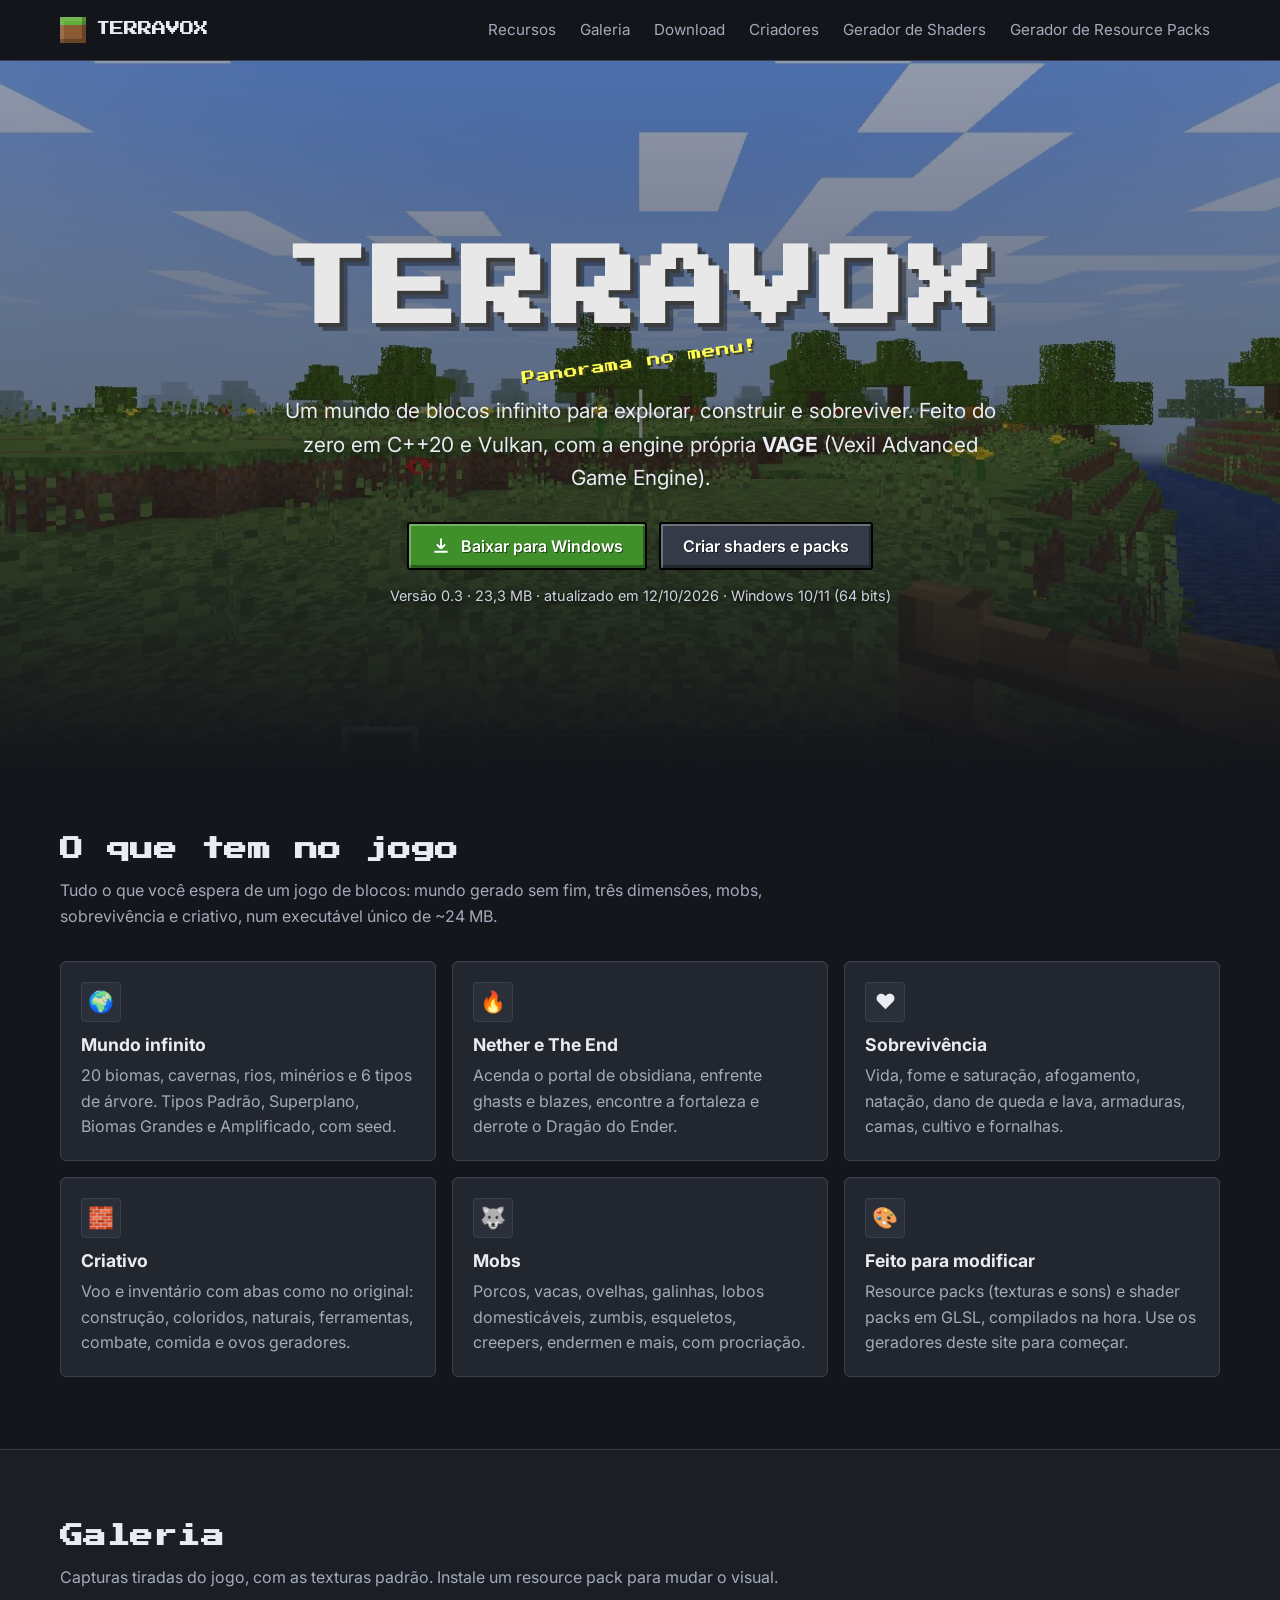
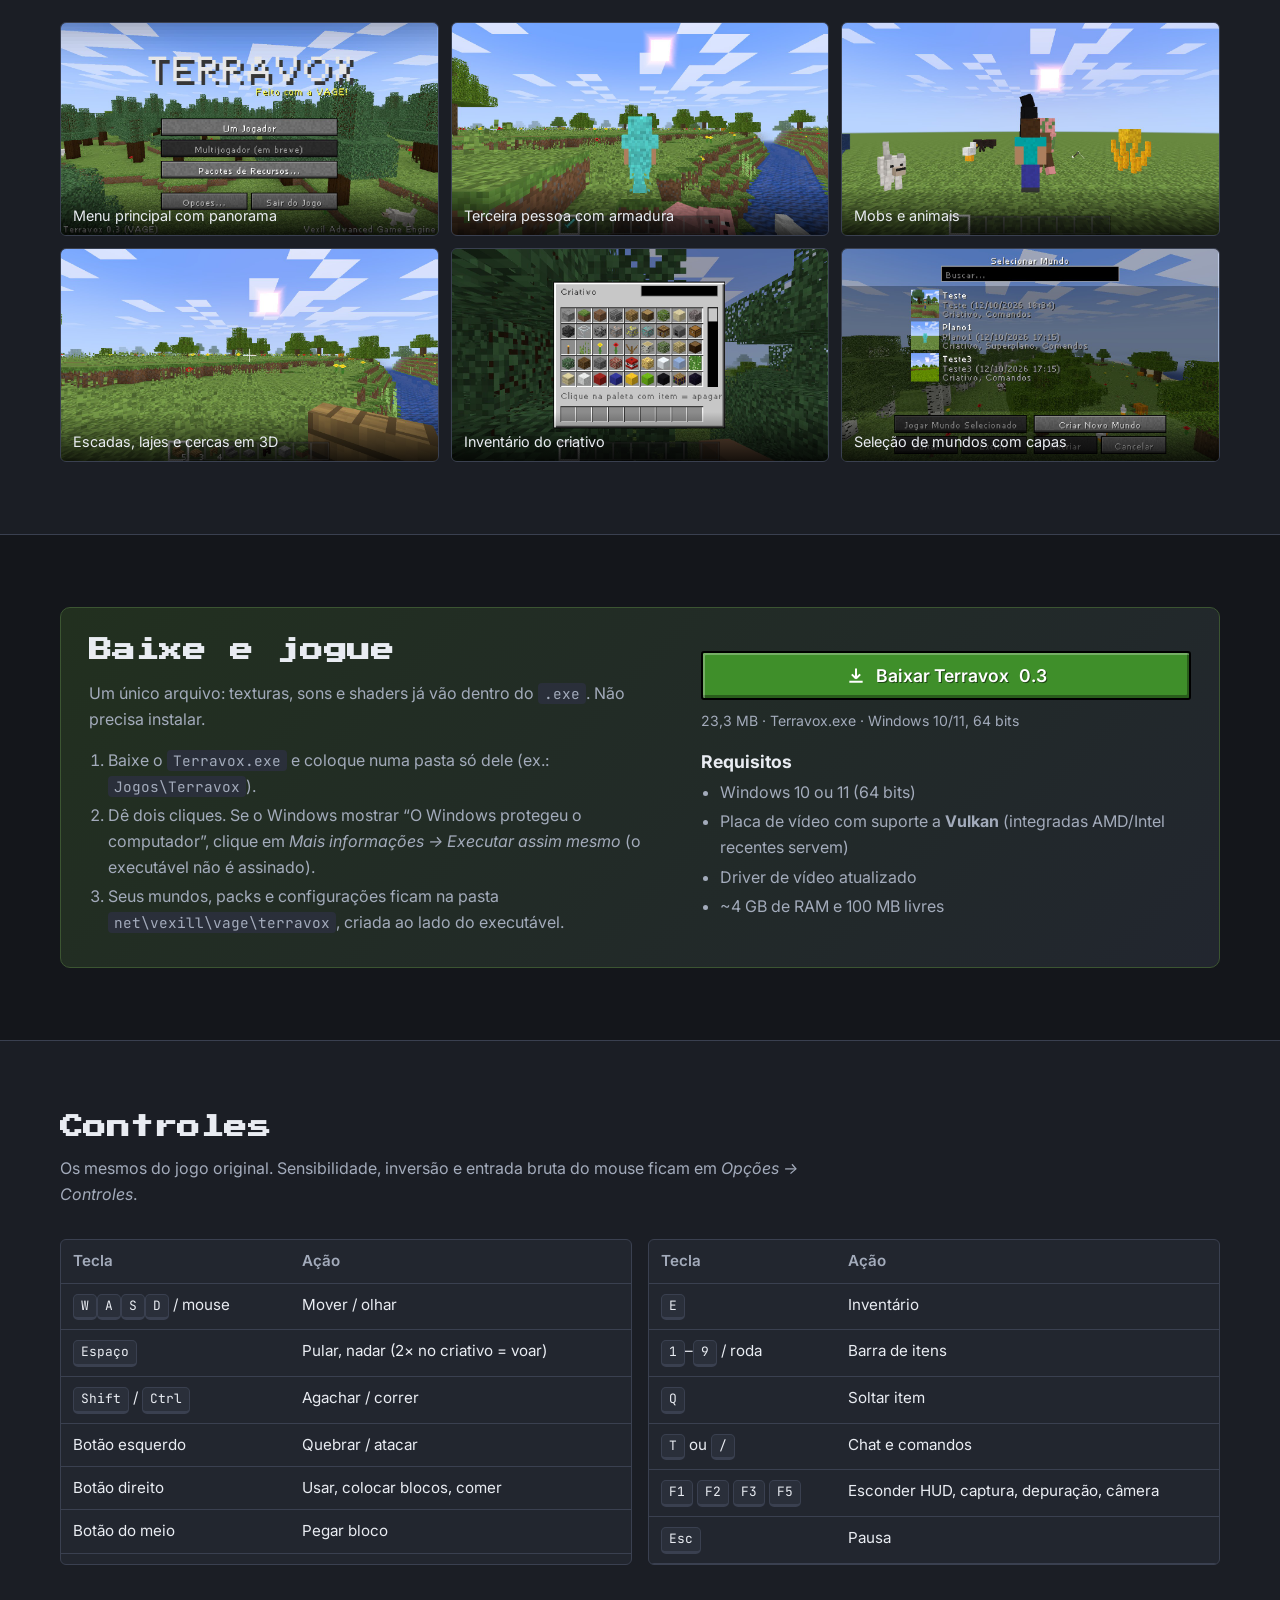
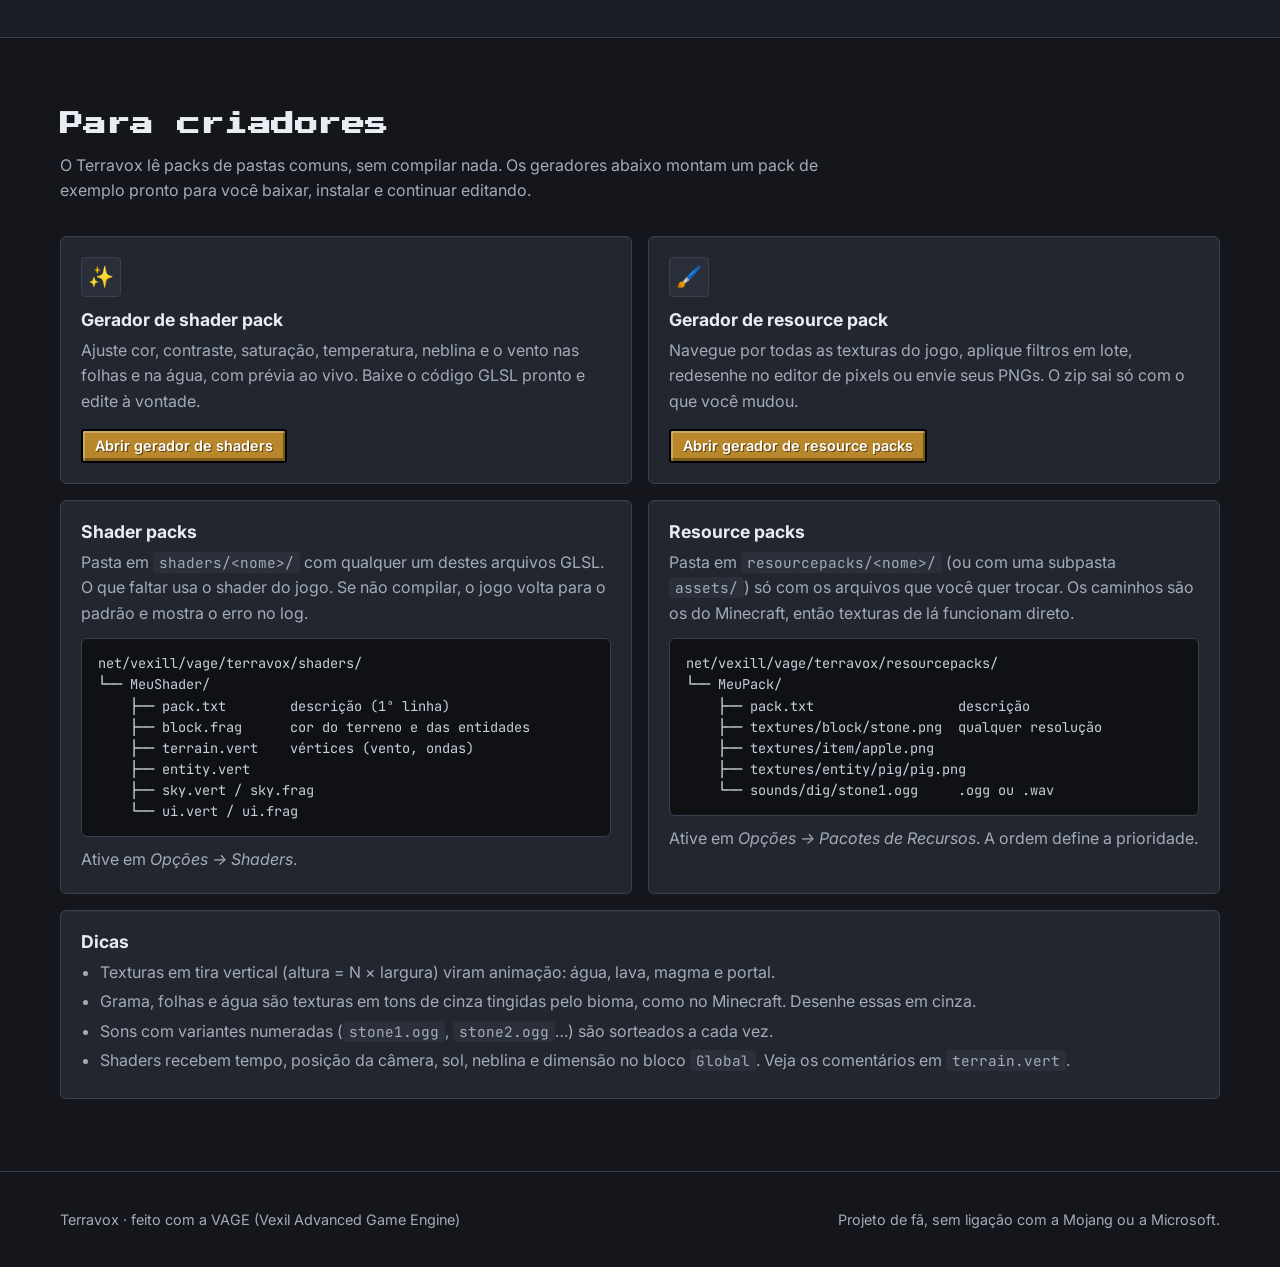
<file: index.html>
<!doctype html>
<html lang="pt-BR">
<head>
<meta charset="utf-8">
<meta name="viewport" content="width=device-width, initial-scale=1">
<title>Terravox — mundo de blocos infinito</title>
<meta name="description" content="Terravox: jogo de blocos com mundo infinito, Nether, The End, sobrevivência e criativo. Feito em C++20 e Vulkan com a engine VAGE. Baixe grátis para Windows.">
<link rel="preconnect" href="https://fonts.googleapis.com">
<link rel="preconnect" href="https://fonts.gstatic.com" crossorigin>
<link href="https://fonts.googleapis.com/css2?family=Inter:wght@400;600;700&family=JetBrains+Mono:wght@400;600&family=Press+Start+2P&display=swap" rel="stylesheet">
<link rel="stylesheet" href="css/style.css">
<link rel="icon" href="data:image/svg+xml,%3Csvg xmlns='http://www.w3.org/2000/svg' viewBox='0 0 16 16'%3E%3Crect width='16' height='5' fill='%235fae3c'/%3E%3Crect y='5' width='16' height='11' fill='%238a5a35'/%3E%3C/svg%3E">
</head>
<body>

<nav class="nav" aria-label="Principal">
    <div class="wrap">
        <a class="brand" href="index.html"><span class="brand-cube" aria-hidden="true"></span>TERRAVOX</a>
        <div class="nav-links">
            <a href="#recursos">Recursos</a>
            <a href="#galeria">Galeria</a>
            <a href="#download">Download</a>
            <a href="#criadores">Criadores</a>
            <a href="shaders.html">Gerador de Shaders</a>
            <a href="resourcepacks.html">Gerador de Resource Packs</a>
        </div>
    </div>
</nav>

<header class="hero">
    <div class="hero-bg" aria-hidden="true"></div>
    <div class="wrap">
        <h1 class="logo">TERRAVOX</h1>
        <div class="splash" id="splash">Feito com a VAGE!</div>
        <p class="lead">Um mundo de blocos infinito para explorar, construir e sobreviver. Feito do zero em C++20 e Vulkan,
            com a engine própria <strong>VAGE</strong> (Vexil Advanced Game Engine).</p>
        <div class="hero-actions">
            <a class="btn primary" href="downloads/Terravox.exe" download data-download>
                <svg viewBox="0 0 24 24" fill="none" stroke="currentColor" stroke-width="2.4" aria-hidden="true"><path d="M12 3v12m0 0-5-5m5 5 5-5M4 19h16"/></svg>
                Baixar para Windows
            </a>
            <a class="btn ghost" href="#criadores">Criar shaders e packs</a>
        </div>
        <div class="release-info" data-release-info>Versão 0.3 · Windows 10/11 (64 bits)</div>
    </div>
</header>

<main>
<section id="recursos">
    <div class="wrap">
        <div class="section-head">
            <h2>O que tem no jogo</h2>
            <p>Tudo o que você espera de um jogo de blocos: mundo gerado sem fim, três dimensões, mobs, sobrevivência e
                criativo, num executável único de ~24 MB.</p>
        </div>
        <div class="grid cols-3">
            <article class="card"><div class="icon" aria-hidden="true">🌍</div><h3>Mundo infinito</h3>
                <p>20 biomas, cavernas, rios, minérios e 6 tipos de árvore. Tipos Padrão, Superplano, Biomas Grandes e Amplificado, com seed.</p></article>
            <article class="card"><div class="icon" aria-hidden="true">🔥</div><h3>Nether e The End</h3>
                <p>Acenda o portal de obsidiana, enfrente ghasts e blazes, encontre a fortaleza e derrote o Dragão do Ender.</p></article>
            <article class="card"><div class="icon" aria-hidden="true">❤️</div><h3>Sobrevivência</h3>
                <p>Vida, fome e saturação, afogamento, natação, dano de queda e lava, armaduras, camas, cultivo e fornalhas.</p></article>
            <article class="card"><div class="icon" aria-hidden="true">🧱</div><h3>Criativo</h3>
                <p>Voo e inventário com abas como no original: construção, coloridos, naturais, ferramentas, combate, comida e ovos geradores.</p></article>
            <article class="card"><div class="icon" aria-hidden="true">🐺</div><h3>Mobs</h3>
                <p>Porcos, vacas, ovelhas, galinhas, lobos domesticáveis, zumbis, esqueletos, creepers, endermen e mais, com procriação.</p></article>
            <article class="card"><div class="icon" aria-hidden="true">🎨</div><h3>Feito para modificar</h3>
                <p>Resource packs (texturas e sons) e shader packs em GLSL, compilados na hora. Use os geradores deste site para começar.</p></article>
        </div>
    </div>
</section>

<section id="galeria" class="alt">
    <div class="wrap">
        <div class="section-head">
            <h2>Galeria</h2>
            <p>Capturas tiradas do jogo, com as texturas padrão. Instale um resource pack para mudar o visual.</p>
        </div>
        <div class="gallery">
            <figure><img src="img/titulo.jpg" alt="Menu principal com o panorama de um mundo girando ao fundo" loading="lazy"><figcaption>Menu principal com panorama</figcaption></figure>
            <figure><img src="img/terceira-pessoa.jpg" alt="Jogador com armadura de diamante em terceira pessoa perto de um rio" loading="lazy"><figcaption>Terceira pessoa com armadura</figcaption></figure>
            <figure><img src="img/mobs.jpg" alt="Lobo, galinha e outros mobs perto do jogador num campo" loading="lazy"><figcaption>Mobs e animais</figcaption></figure>
            <figure><img src="img/blocos-3d.jpg" alt="Escadas, lajes e cercas em 3D na barra de itens" loading="lazy"><figcaption>Escadas, lajes e cercas em 3D</figcaption></figure>
            <figure><img src="img/criativo.jpg" alt="Inventário do modo criativo numa floresta" loading="lazy"><figcaption>Inventário do criativo</figcaption></figure>
            <figure><img src="img/mundos.jpg" alt="Tela de seleção de mundos com capas" loading="lazy"><figcaption>Seleção de mundos com capas</figcaption></figure>
        </div>
    </div>
</section>

<section id="download">
    <div class="wrap">
        <div class="download-box">
            <div>
                <h2>Baixe e jogue</h2>
                <p class="muted">Um único arquivo: texturas, sons e shaders já vão dentro do <code>.exe</code>. Não precisa instalar.</p>
                <ol class="steps">
                    <li>Baixe o <code>Terravox.exe</code> e coloque numa pasta só dele (ex.: <code>Jogos\Terravox</code>).</li>
                    <li>Dê dois cliques. Se o Windows mostrar “O Windows protegeu o computador”, clique em <em>Mais informações → Executar assim mesmo</em> (o executável não é assinado).</li>
                    <li>Seus mundos, packs e configurações ficam na pasta <code>net\vexill\vage\terravox</code>, criada ao lado do executável.</li>
                </ol>
            </div>
            <div>
                <a class="btn primary" href="downloads/Terravox.exe" download data-download>
                    <svg viewBox="0 0 24 24" fill="none" stroke="currentColor" stroke-width="2.4" aria-hidden="true"><path d="M12 3v12m0 0-5-5m5 5 5-5M4 19h16"/></svg>
                    Baixar Terravox <span data-release-version>0.3</span>
                </a>
                <p class="note" data-release-detail>Windows 10/11, 64 bits</p>
                <h3 style="margin-top:18px">Requisitos</h3>
                <ul>
                    <li>Windows 10 ou 11 (64 bits)</li>
                    <li>Placa de vídeo com suporte a <strong>Vulkan</strong> (integradas AMD/Intel recentes servem)</li>
                    <li>Driver de vídeo atualizado</li>
                    <li>~4 GB de RAM e 100 MB livres</li>
                </ul>
            </div>
        </div>
    </div>
</section>

<section id="controles" class="alt">
    <div class="wrap">
        <div class="section-head"><h2>Controles</h2><p>Os mesmos do jogo original. Sensibilidade, inversão e entrada bruta do mouse ficam em <em>Opções → Controles</em>.</p></div>
        <div class="grid cols-2">
            <div class="table-wrap"><table>
                <tr><th>Tecla</th><th>Ação</th></tr>
                <tr><td><kbd>W</kbd><kbd>A</kbd><kbd>S</kbd><kbd>D</kbd> / mouse</td><td>Mover / olhar</td></tr>
                <tr><td><kbd>Espaço</kbd></td><td>Pular, nadar (2× no criativo = voar)</td></tr>
                <tr><td><kbd>Shift</kbd> / <kbd>Ctrl</kbd></td><td>Agachar / correr</td></tr>
                <tr><td>Botão esquerdo</td><td>Quebrar / atacar</td></tr>
                <tr><td>Botão direito</td><td>Usar, colocar blocos, comer</td></tr>
                <tr><td>Botão do meio</td><td>Pegar bloco</td></tr>
            </table></div>
            <div class="table-wrap"><table>
                <tr><th>Tecla</th><th>Ação</th></tr>
                <tr><td><kbd>E</kbd></td><td>Inventário</td></tr>
                <tr><td><kbd>1</kbd>–<kbd>9</kbd> / roda</td><td>Barra de itens</td></tr>
                <tr><td><kbd>Q</kbd></td><td>Soltar item</td></tr>
                <tr><td><kbd>T</kbd> ou <kbd>/</kbd></td><td>Chat e comandos</td></tr>
                <tr><td><kbd>F1</kbd> <kbd>F2</kbd> <kbd>F3</kbd> <kbd>F5</kbd></td><td>Esconder HUD, captura, depuração, câmera</td></tr>
                <tr><td><kbd>Esc</kbd></td><td>Pausa</td></tr>
            </table></div>
        </div>
    </div>
</section>

<section id="criadores">
    <div class="wrap">
        <div class="section-head">
            <h2>Para criadores</h2>
            <p>O Terravox lê packs de pastas comuns, sem compilar nada. Os geradores abaixo montam um pack de exemplo
                pronto para você baixar, instalar e continuar editando.</p>
        </div>
        <div class="grid cols-2">
            <article class="card">
                <div class="icon" aria-hidden="true">✨</div>
                <h3>Gerador de shader pack</h3>
                <p>Ajuste cor, contraste, saturação, temperatura, neblina e o vento nas folhas e na água, com prévia ao vivo.
                    Baixe o código GLSL pronto e edite à vontade.</p>
                <p style="margin-top:14px"><a class="btn gold small" href="shaders.html">Abrir gerador de shaders</a></p>
            </article>
            <article class="card">
                <div class="icon" aria-hidden="true">🖌️</div>
                <h3>Gerador de resource pack</h3>
                <p>Navegue por todas as texturas do jogo, aplique filtros em lote, redesenhe no editor de pixels ou envie seus
                    PNGs. O zip sai só com o que você mudou.</p>
                <p style="margin-top:14px"><a class="btn gold small" href="resourcepacks.html">Abrir gerador de resource packs</a></p>
            </article>
        </div>

        <div class="grid cols-2" style="margin-top:16px">
            <div class="card">
                <h3>Shader packs</h3>
                <p>Pasta em <code>shaders/&lt;nome&gt;/</code> com qualquer um destes arquivos GLSL. O que faltar usa o shader do jogo. Se não compilar, o jogo volta para o padrão e mostra o erro no log.</p>
                <pre class="tree" style="margin-top:12px">net/vexill/vage/terravox/shaders/
└── MeuShader/
    ├── pack.txt        descrição (1ª linha)
    ├── block.frag      cor do terreno e das entidades
    ├── terrain.vert    vértices (vento, ondas)
    ├── entity.vert
    ├── sky.vert / sky.frag
    └── ui.vert / ui.frag</pre>
                <p style="margin-top:10px">Ative em <em>Opções → Shaders</em>.</p>
            </div>
            <div class="card">
                <h3>Resource packs</h3>
                <p>Pasta em <code>resourcepacks/&lt;nome&gt;/</code> (ou com uma subpasta <code>assets/</code>) só com os arquivos que você quer trocar. Os caminhos são os do Minecraft, então texturas de lá funcionam direto.</p>
                <pre class="tree" style="margin-top:12px">net/vexill/vage/terravox/resourcepacks/
└── MeuPack/
    ├── pack.txt                  descrição
    ├── textures/block/stone.png  qualquer resolução
    ├── textures/item/apple.png
    ├── textures/entity/pig/pig.png
    └── sounds/dig/stone1.ogg     .ogg ou .wav</pre>
                <p style="margin-top:10px">Ative em <em>Opções → Pacotes de Recursos</em>. A ordem define a prioridade.</p>
            </div>
        </div>
        <div class="card" style="margin-top:16px">
            <h3>Dicas</h3>
            <ul class="steps">
                <li>Texturas em tira vertical (altura = N × largura) viram animação: água, lava, magma e portal.</li>
                <li>Grama, folhas e água são texturas em tons de cinza tingidas pelo bioma, como no Minecraft. Desenhe essas em cinza.</li>
                <li>Sons com variantes numeradas (<code>stone1.ogg</code>, <code>stone2.ogg</code>…) são sorteados a cada vez.</li>
                <li>Shaders recebem tempo, posição da câmera, sol, neblina e dimensão no bloco <code>Global</code>. Veja os comentários em <code>terrain.vert</code>.</li>
            </ul>
        </div>
    </div>
</section>
</main>

<footer>
    <div class="wrap">
        <span>Terravox · feito com a VAGE (Vexil Advanced Game Engine)</span>
        <span>Projeto de fã, sem ligação com a Mojang ou a Microsoft.</span>
    </div>
</footer>

<div class="lightbox" id="lightbox" role="dialog" aria-label="Imagem ampliada"><img alt=""></div>

<script src="data/release.js"></script>
<script>
"use strict";
// Versao/tamanho do executavel (gerado por tools/build_web.py)
const rel = window.TERRAVOX_RELEASE;
if (rel) {
    const size = rel.size ? (rel.size / 1048576).toFixed(1).replace(".", ",") + " MB" : "";
    const parts = ["Versão " + rel.version, size, rel.date && "atualizado em " + rel.date, "Windows 10/11 (64 bits)"].filter(Boolean);
    document.querySelectorAll("[data-release-info]").forEach((el) => (el.textContent = parts.join(" · ")));
    document.querySelectorAll("[data-release-version]").forEach((el) => (el.textContent = rel.version));
    document.querySelectorAll("[data-release-detail]").forEach((el) => (el.textContent = [size, "Terravox.exe", "Windows 10/11, 64 bits"].filter(Boolean).join(" · ")));
    document.querySelectorAll("[data-download]").forEach((a) => (a.href = rel.file));
}

// Frase amarela que muda, como na tela de titulo
const splashes = ["Feito com a VAGE!", "Agora com o Nether!", "Cuidado com o Dragão!", "100% Vulkan!", "Tem lobo domesticado!", "Superplano!", "Escadas em 3D!", "Panorama no menu!"];
const splash = document.getElementById("splash");
splash.textContent = splashes[Math.floor(Math.random() * splashes.length)];

// Galeria ampliada
const lb = document.getElementById("lightbox");
document.querySelectorAll(".gallery img").forEach((img) =>
    img.addEventListener("click", () => {
        lb.querySelector("img").src = img.src;
        lb.querySelector("img").alt = img.alt;
        lb.classList.add("open");
    }));
lb.addEventListener("click", () => lb.classList.remove("open"));
document.addEventListener("keydown", (e) => e.key === "Escape" && lb.classList.remove("open"));
</script>
</body>
</html>
</file>
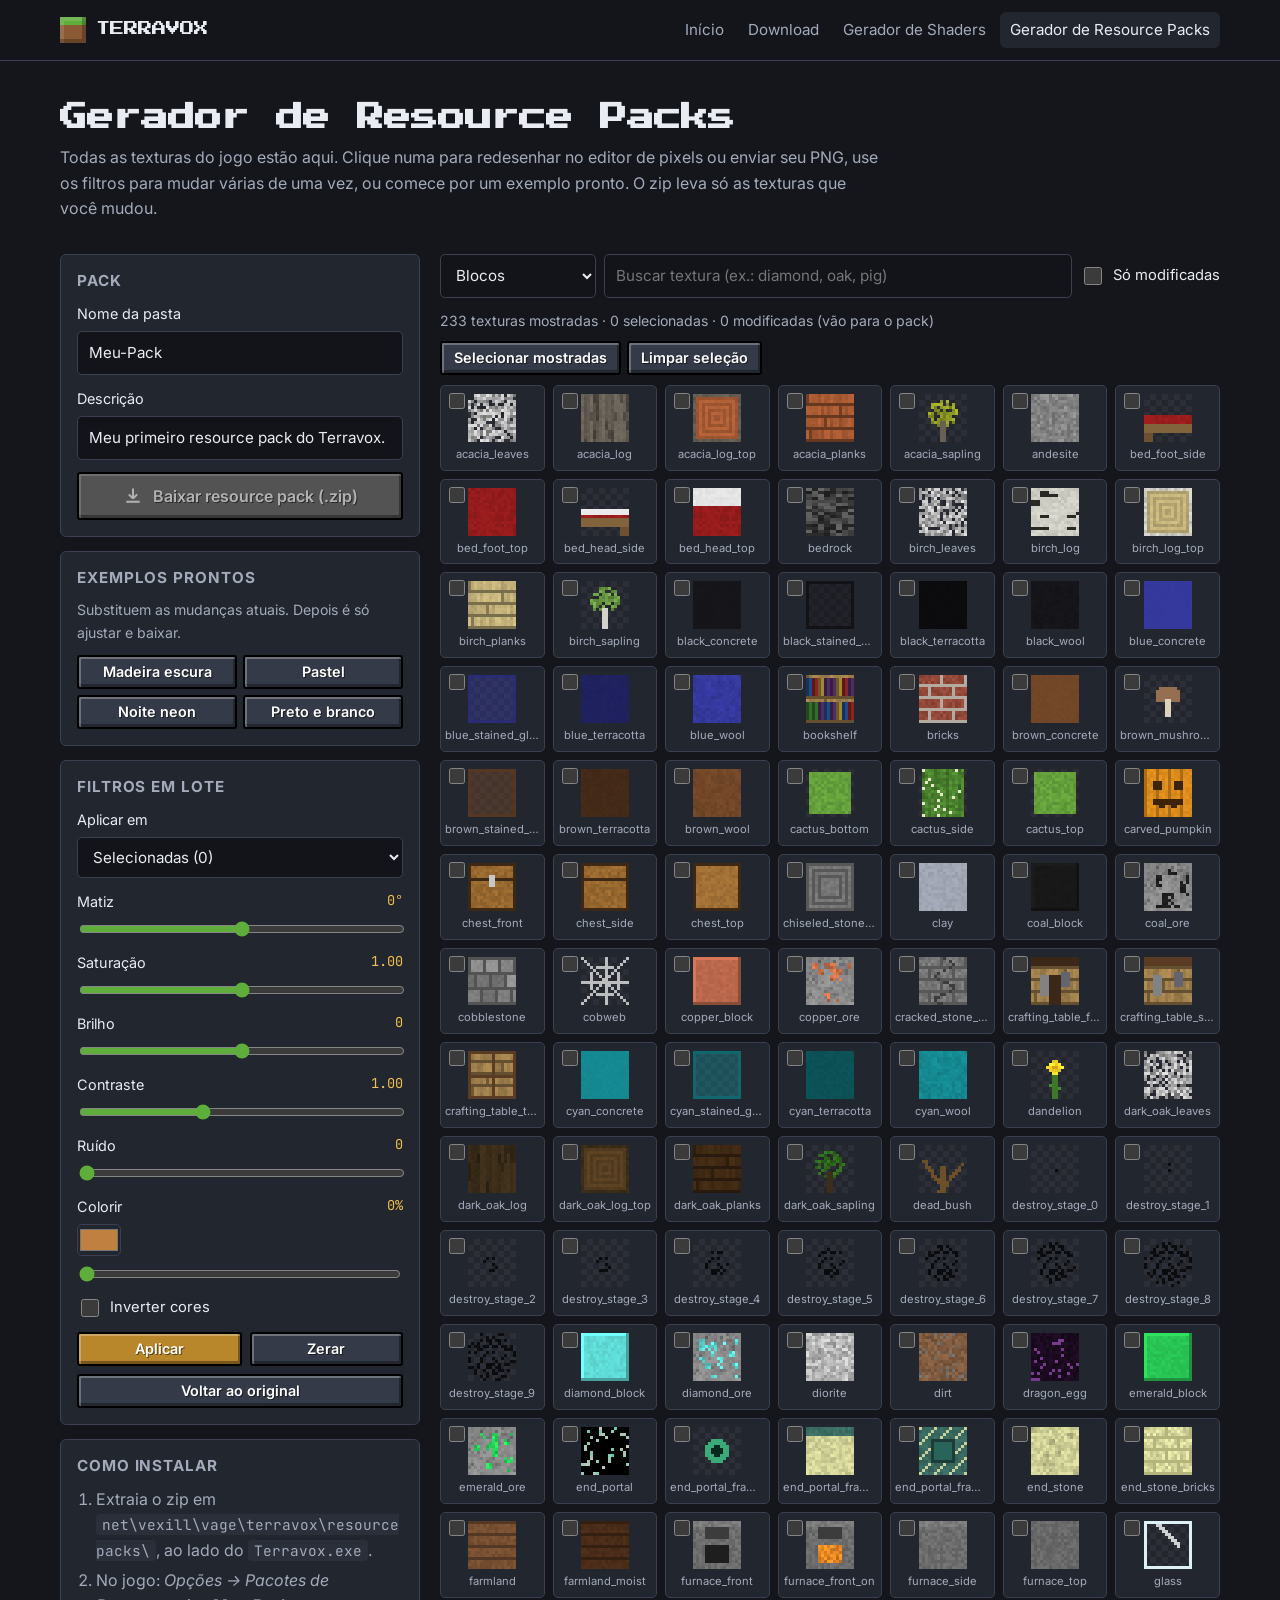
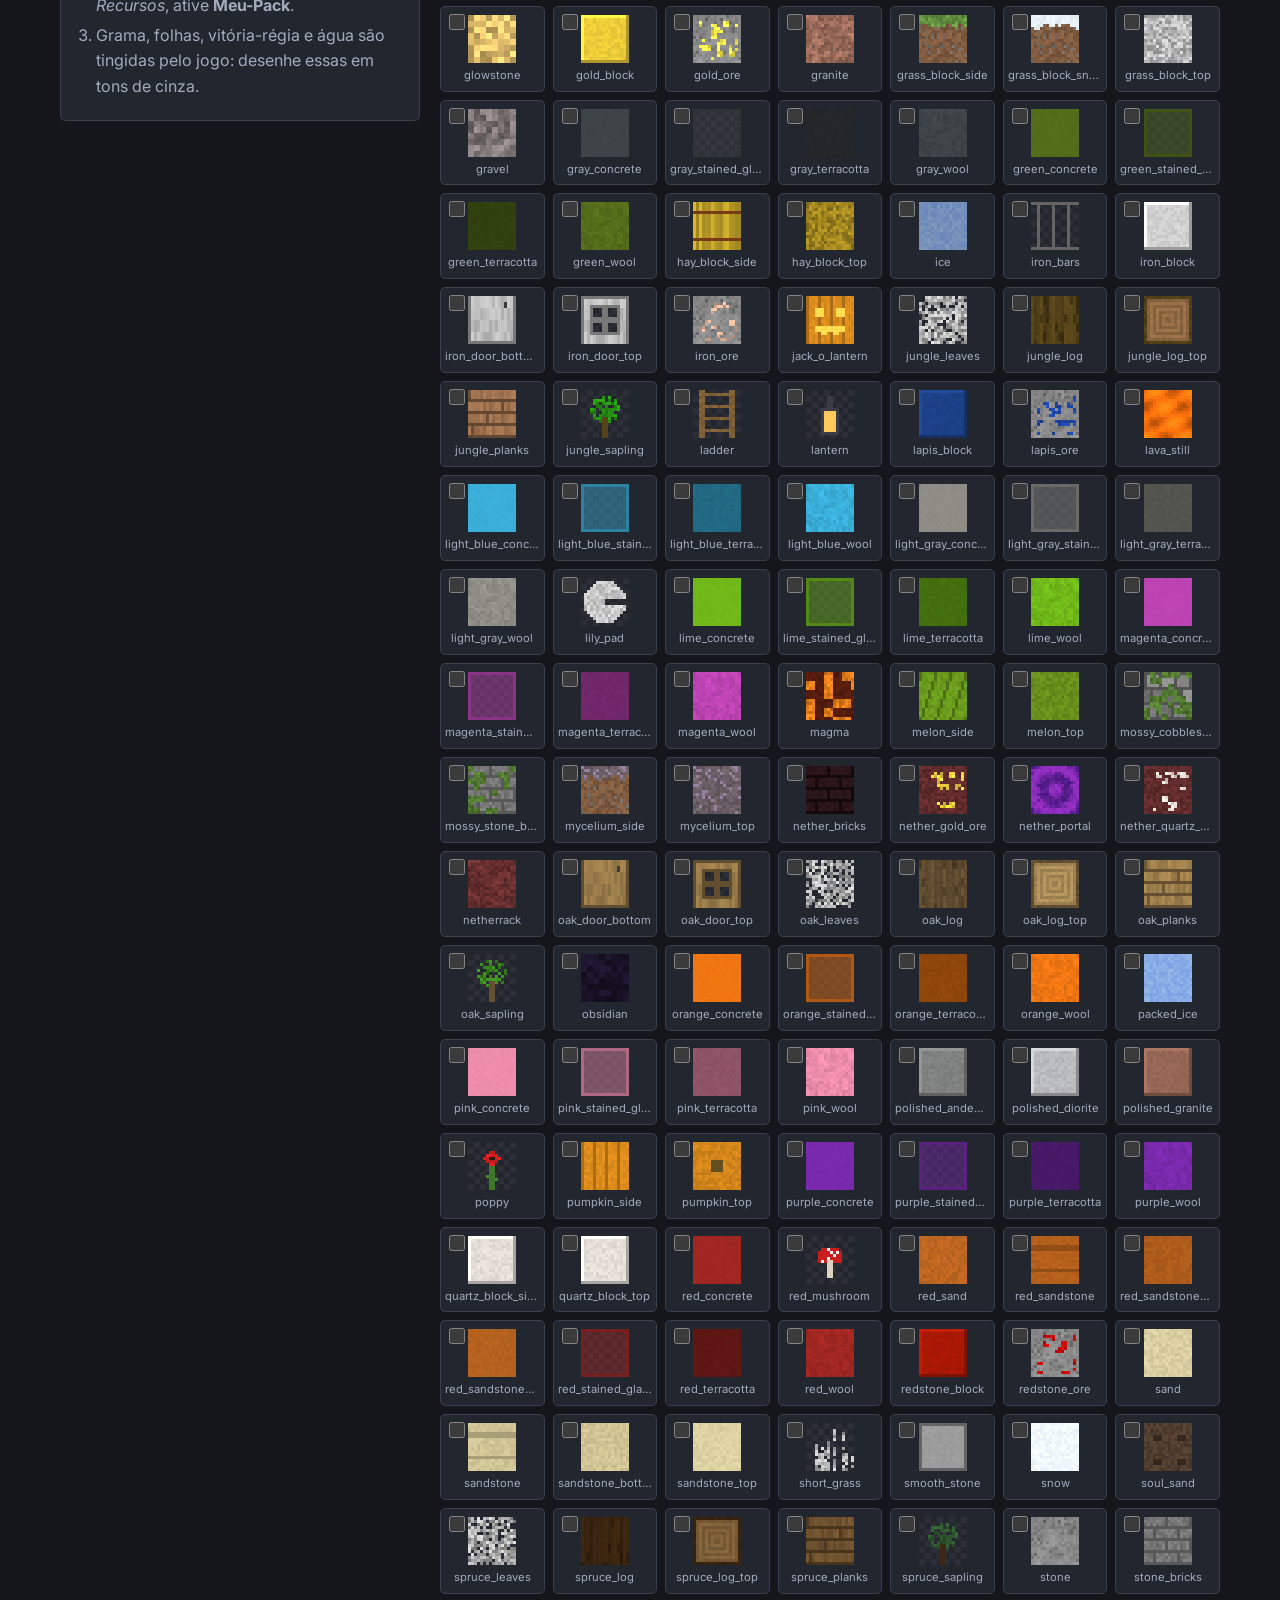
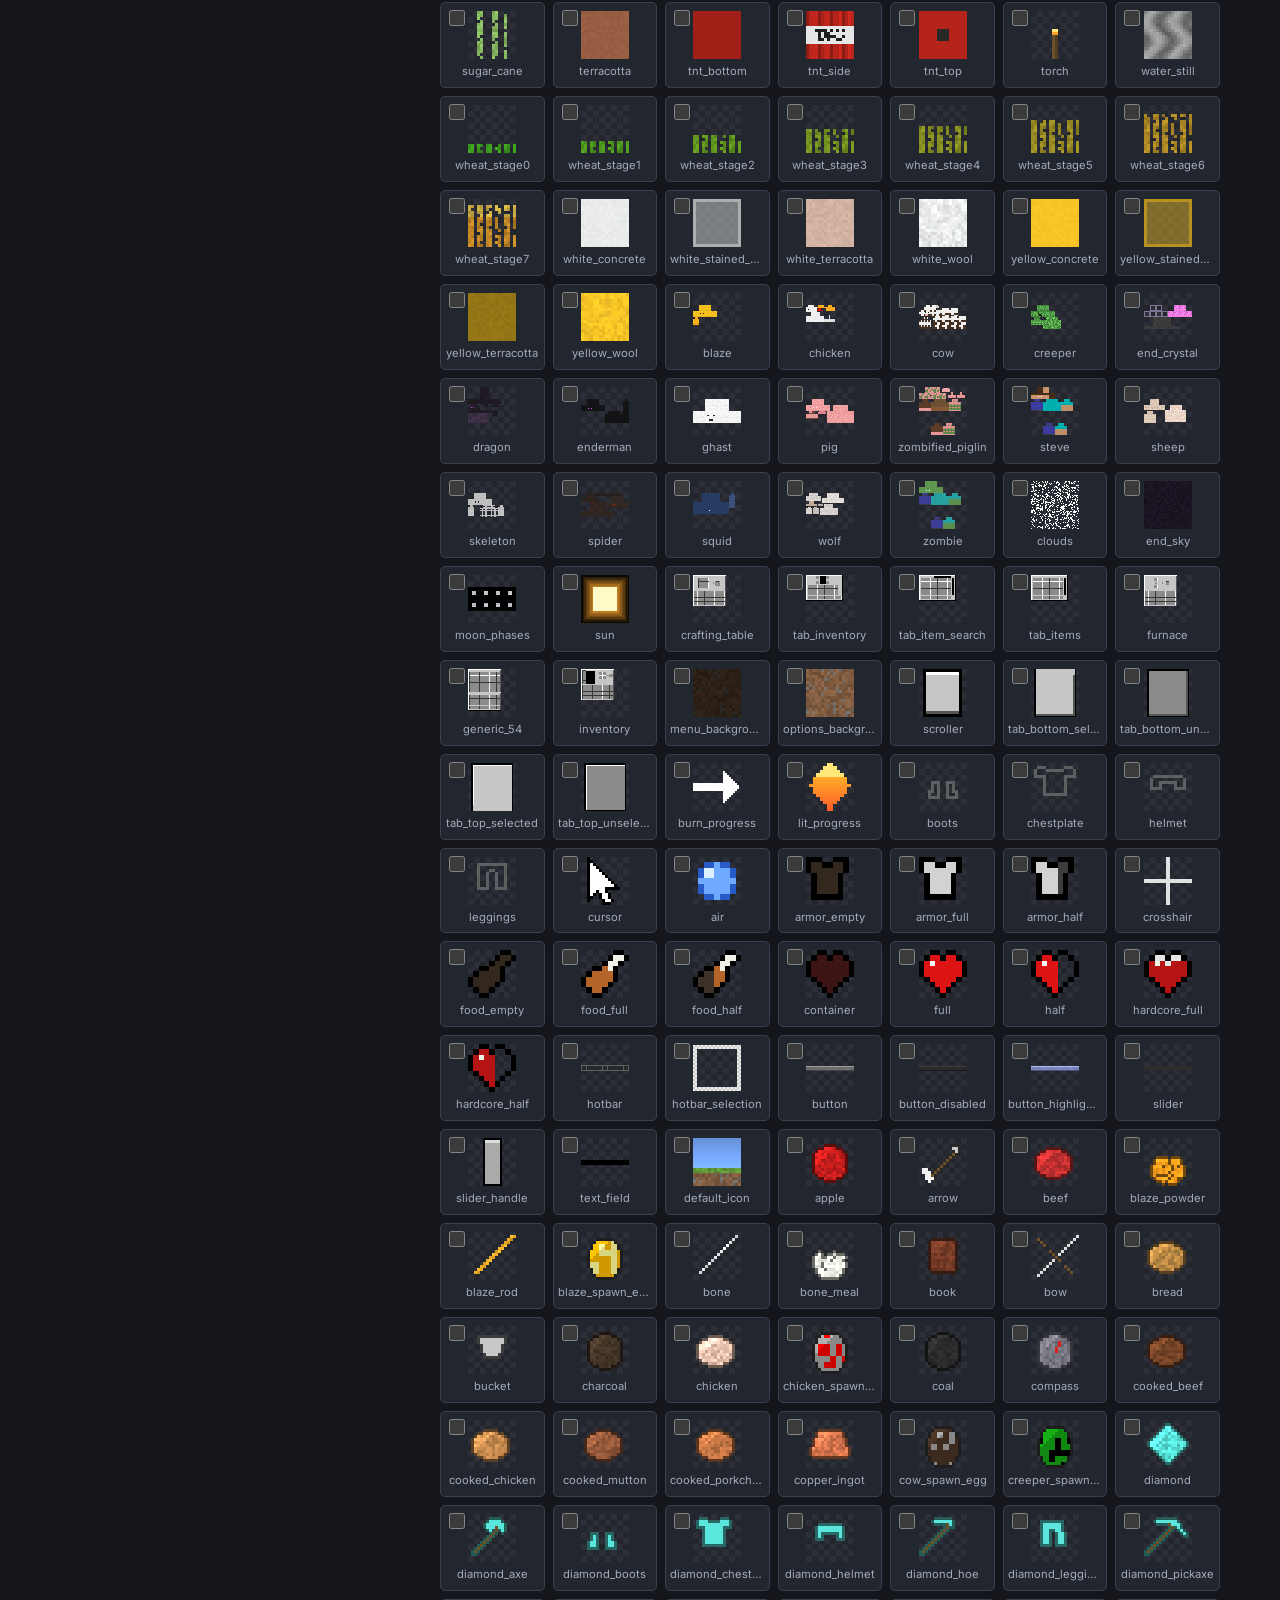
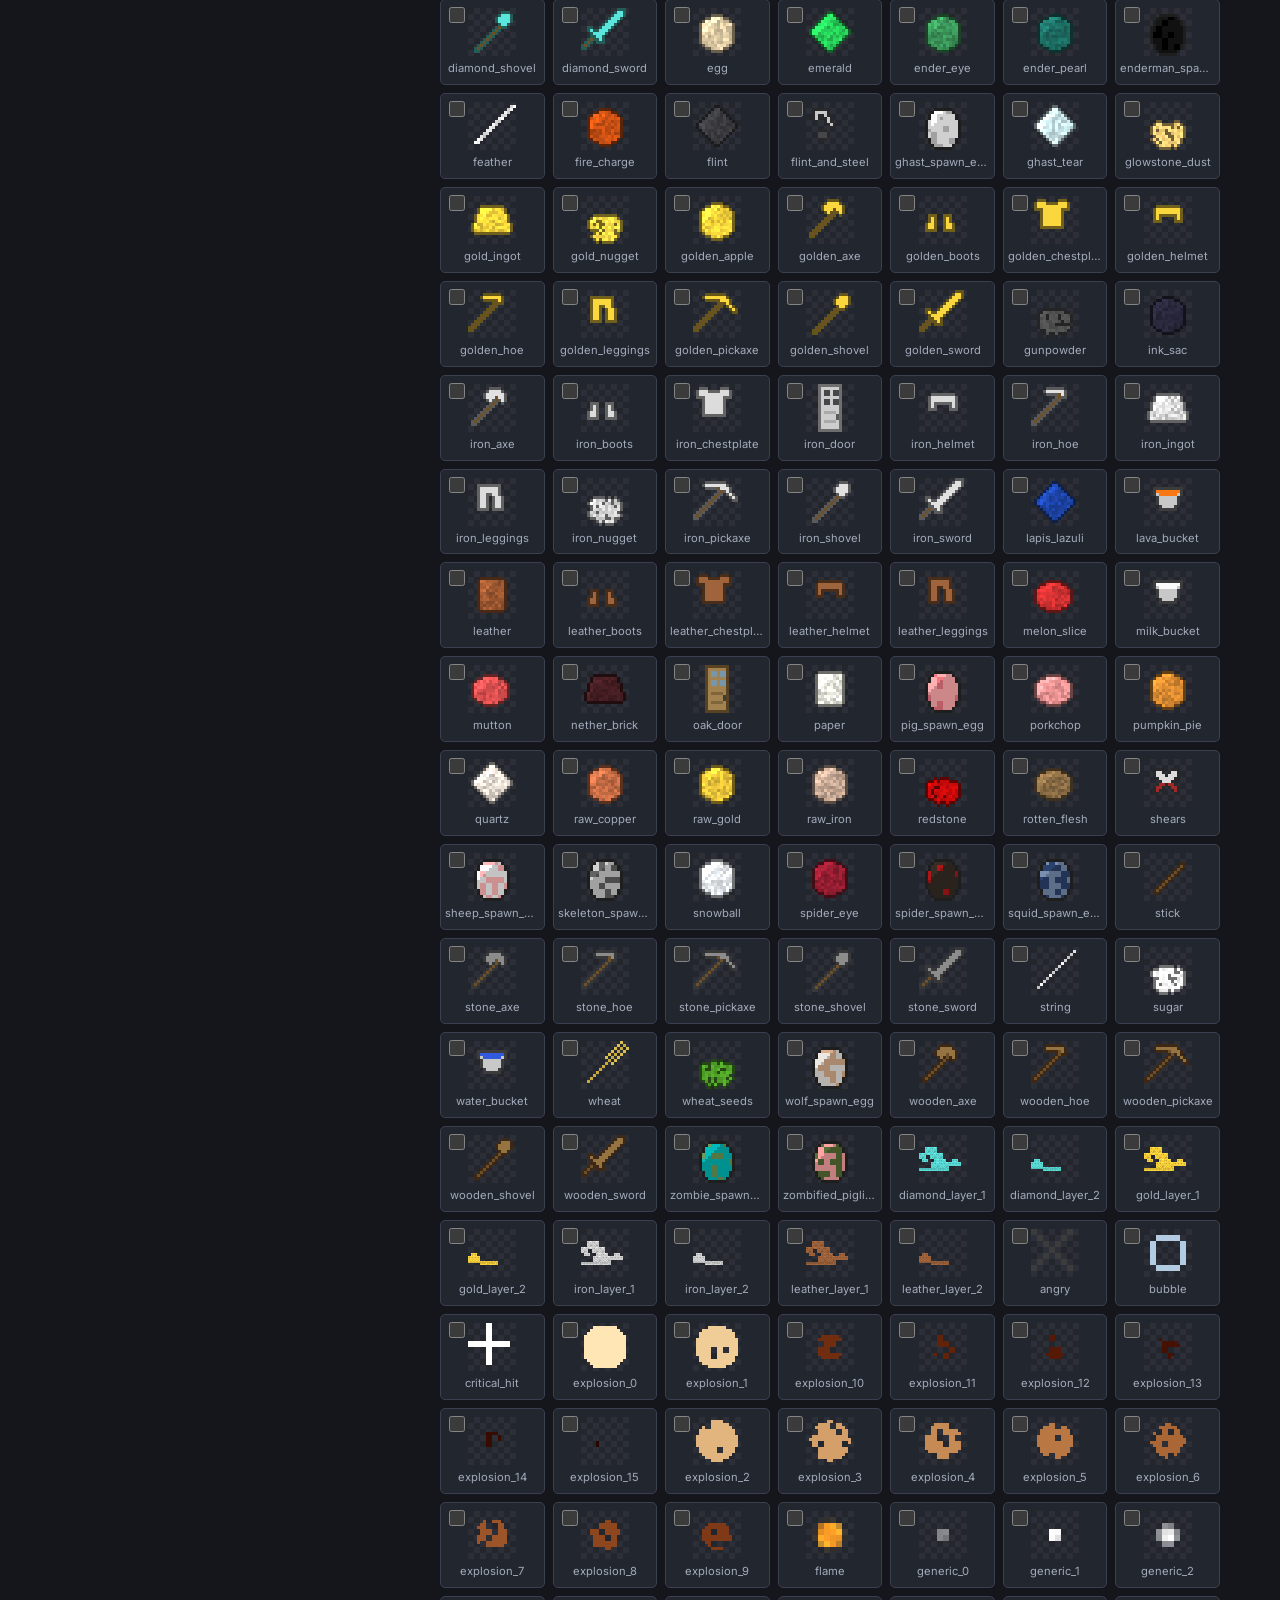
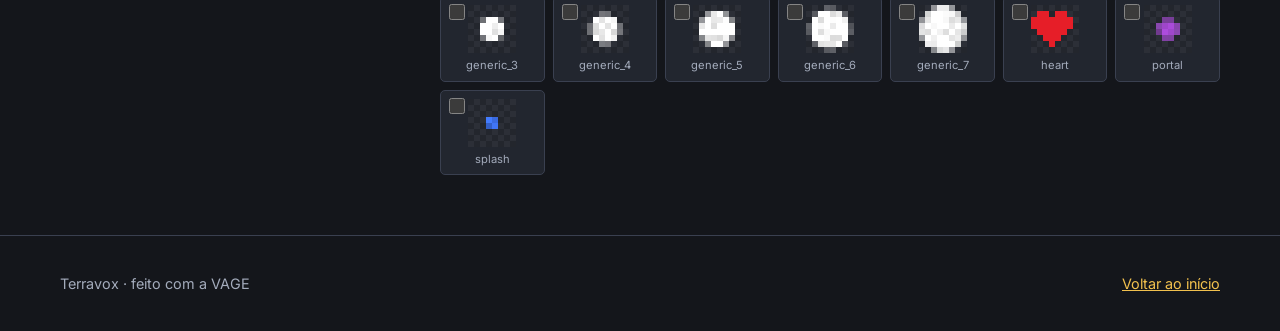
<file: resourcepacks.html>
<!doctype html>
<html lang="pt-BR">
<head>
<meta charset="utf-8">
<meta name="viewport" content="width=device-width, initial-scale=1">
<title>Gerador de Resource Packs — Terravox</title>
<meta name="description" content="Crie um resource pack para o Terravox: todas as texturas do jogo, filtros em lote, editor de pixels e exemplos prontos.">
<link rel="preconnect" href="https://fonts.googleapis.com">
<link rel="preconnect" href="https://fonts.gstatic.com" crossorigin>
<link href="https://fonts.googleapis.com/css2?family=Inter:wght@400;600;700&family=JetBrains+Mono:wght@400;600&family=Press+Start+2P&display=swap" rel="stylesheet">
<link rel="stylesheet" href="css/style.css">
<link rel="icon" href="data:image/svg+xml,%3Csvg xmlns='http://www.w3.org/2000/svg' viewBox='0 0 16 16'%3E%3Crect width='16' height='5' fill='%235fae3c'/%3E%3Crect y='5' width='16' height='11' fill='%238a5a35'/%3E%3C/svg%3E">
</head>
<body>
<nav class="nav" aria-label="Principal">
    <div class="wrap">
        <a class="brand" href="index.html"><span class="brand-cube" aria-hidden="true"></span>TERRAVOX</a>
        <div class="nav-links">
            <a href="index.html">Início</a>
            <a href="index.html#download">Download</a>
            <a href="shaders.html">Gerador de Shaders</a>
            <a href="resourcepacks.html" class="active" aria-current="page">Gerador de Resource Packs</a>
        </div>
    </div>
</nav>

<main class="wrap">
    <div class="tool-head">
        <h1>Gerador de Resource Packs</h1>
        <p>Todas as texturas do jogo estão aqui. Clique numa para redesenhar no editor de pixels ou enviar seu PNG, use
            os filtros para mudar várias de uma vez, ou comece por um exemplo pronto. O zip leva só as texturas que você mudou.</p>
    </div>

    <div class="tool">
        <div class="side">
            <div class="panel">
                <h3>Pack</h3>
                <div class="field"><label for="packName">Nome da pasta</label><input type="text" id="packName" value="Meu-Pack" maxlength="40"></div>
                <div class="field"><label for="packDesc">Descrição</label><input type="text" id="packDesc" value="Meu primeiro resource pack do Terravox." maxlength="120"></div>
                <button class="btn primary" id="download" type="button" style="width:100%" disabled>
                    <svg viewBox="0 0 24 24" fill="none" stroke="currentColor" stroke-width="2.4" aria-hidden="true"><path d="M12 3v12m0 0-5-5m5 5 5-5M4 19h16"/></svg>
                    Baixar resource pack (.zip)
                </button>
            </div>

            <div class="panel">
                <h3>Exemplos prontos</h3>
                <p class="note" style="margin:0 0 10px">Substituem as mudanças atuais. Depois é só ajustar e baixar.</p>
                <div class="grid" style="grid-template-columns:1fr 1fr;gap:6px">
                    <button class="btn small ghost" type="button" data-example="madeira">Madeira escura</button>
                    <button class="btn small ghost" type="button" data-example="pastel">Pastel</button>
                    <button class="btn small ghost" type="button" data-example="noturno">Noite neon</button>
                    <button class="btn small ghost" type="button" data-example="retro">Preto e branco</button>
                </div>
            </div>

            <div class="panel" id="filters">
                <h3>Filtros em lote</h3>
                <div class="field"><label for="applyTarget">Aplicar em</label>
                    <select id="applyTarget"><option value="selected">Selecionadas</option><option value="visible">Todas as mostradas</option></select></div>
                <div class="field"><label for="fHue">Matiz <output id="oHue"></output></label><input type="range" id="fHue" min="-180" max="180" step="1"></div>
                <div class="field"><label for="fSat">Saturação <output id="oSat"></output></label><input type="range" id="fSat" min="0" max="2" step="0.01"></div>
                <div class="field"><label for="fBright">Brilho <output id="oBright"></output></label><input type="range" id="fBright" min="-60" max="60" step="1"></div>
                <div class="field"><label for="fContrast">Contraste <output id="oContrast"></output></label><input type="range" id="fContrast" min="0.4" max="2" step="0.01"></div>
                <div class="field"><label for="fNoise">Ruído <output id="oNoise"></output></label><input type="range" id="fNoise" min="0" max="40" step="1"></div>
                <div class="field">
                    <label for="fColorizeAmount">Colorir <output id="oColorize"></output></label>
                    <div class="row"><input type="color" id="fColorize" value="#c08040" aria-label="Cor para colorir" style="flex:none"><input type="range" id="fColorizeAmount" min="0" max="1" step="0.01"></div>
                </div>
                <label class="check" style="margin-bottom:12px"><input type="checkbox" id="fInvert"> Inverter cores</label>
                <div class="row">
                    <button class="btn small gold" id="applyFilter" type="button">Aplicar</button>
                    <button class="btn small ghost" id="resetFilter" type="button">Zerar</button>
                </div>
                <button class="btn small ghost" id="revert" type="button" style="width:100%;margin-top:8px">Voltar ao original</button>
            </div>

            <div class="panel">
                <h3>Como instalar</h3>
                <ol class="steps">
                    <li>Extraia o zip em <code>net\vexill\vage\terravox\resourcepacks\</code>, ao lado do <code>Terravox.exe</code>.</li>
                    <li>No jogo: <em>Opções → Pacotes de Recursos</em>, ative <strong id="installName">Meu-Pack</strong>.</li>
                    <li>Grama, folhas, vitória-régia e água são tingidas pelo jogo: desenhe essas em tons de cinza.</li>
                </ol>
            </div>
        </div>

        <div>
            <div class="tex-toolbar">
                <select id="category" aria-label="Categoria"></select>
                <input type="search" id="search" placeholder="Buscar textura (ex.: diamond, oak, pig)" aria-label="Buscar textura">
                <label class="check"><input type="checkbox" id="onlyModified"> Só modificadas</label>
            </div>
            <div class="row" style="margin-bottom:10px">
                <p class="stats" id="stats" style="margin:0" aria-live="polite"></p>
                <span style="flex:none;display:flex;gap:6px">
                    <button class="btn small ghost" id="selectAll" type="button">Selecionar mostradas</button>
                    <button class="btn small ghost" id="selectNone" type="button">Limpar seleção</button>
                </span>
            </div>
            <p class="muted" id="loading" hidden>Carregando texturas…</p>
            <div class="tex-grid" id="grid"></div>
        </div>
    </div>
</main>

<dialog id="editor" aria-labelledby="edTitle">
    <div class="dlg-head">
        <h3 id="edTitle"></h3>
        <span class="muted" id="edSize" style="font-size:.85rem"></span>
        <button class="btn small ghost" id="edCancel" type="button" aria-label="Fechar">✕</button>
    </div>
    <div class="dlg-body">
        <div>
            <div class="editor-stage"><canvas id="edCanvas"></canvas></div>
            <p class="note" id="edTint" hidden>Esta textura é tingida pelo jogo (multiplicada por verde ou azul). Desenhe em tons de cinza.</p>
            <p class="note" id="edAnim" hidden>Textura animada: cada quadrado de cima para baixo é um quadro da animação.</p>
        </div>
        <div class="side" style="align-content:start">
            <div>
                <div class="label" style="margin-bottom:6px">Ferramentas</div>
                <div class="tools" id="edTools">
                    <button type="button" data-tool="pencil" title="Lápis (B)" aria-label="Lápis">✏️</button>
                    <button type="button" data-tool="eraser" title="Borracha (E)" aria-label="Borracha">🧽</button>
                    <button type="button" data-tool="fill" title="Balde (G)" aria-label="Balde de tinta">🪣</button>
                    <button type="button" data-tool="picker" title="Conta-gotas (I ou Alt+clique)" aria-label="Conta-gotas">💧</button>
                    <button type="button" id="edUndo" title="Desfazer (Ctrl+Z)" aria-label="Desfazer">↶</button>
                    <button type="button" id="edRedo" title="Refazer (Ctrl+Y)" aria-label="Refazer">↷</button>
                    <button type="button" id="edFlip" title="Espelhar" aria-label="Espelhar na horizontal">⇋</button>
                    <button type="button" id="edDouble" title="Dobrar resolução" aria-label="Dobrar resolução">2×</button>
                </div>
            </div>
            <div>
                <div class="row" style="margin-bottom:6px"><label class="label" for="edColor">Cor</label><input type="color" id="edColor" value="#ffffff" style="flex:none"></div>
                <div class="palette" id="edPalette"></div>
            </div>
            <label class="btn small ghost" style="cursor:pointer">Enviar PNG…<input type="file" id="edUpload" accept="image/png,image/jpeg,image/gif,image/webp" hidden></label>
            <button class="btn small ghost" id="edPng" type="button">Baixar só este PNG</button>
            <button class="btn small ghost" id="edReset" type="button">Restaurar original</button>
            <button class="btn small primary" id="edSave" type="button">Salvar no pack</button>
        </div>
    </div>
</dialog>

<footer>
    <div class="wrap">
        <span>Terravox · feito com a VAGE</span>
        <span><a href="index.html">Voltar ao início</a></span>
    </div>
</footer>

<script src="data/textures.js"></script>
<script src="js/common.js"></script>
<script src="js/resourcepacks.js"></script>
</body>
</html>
</file>
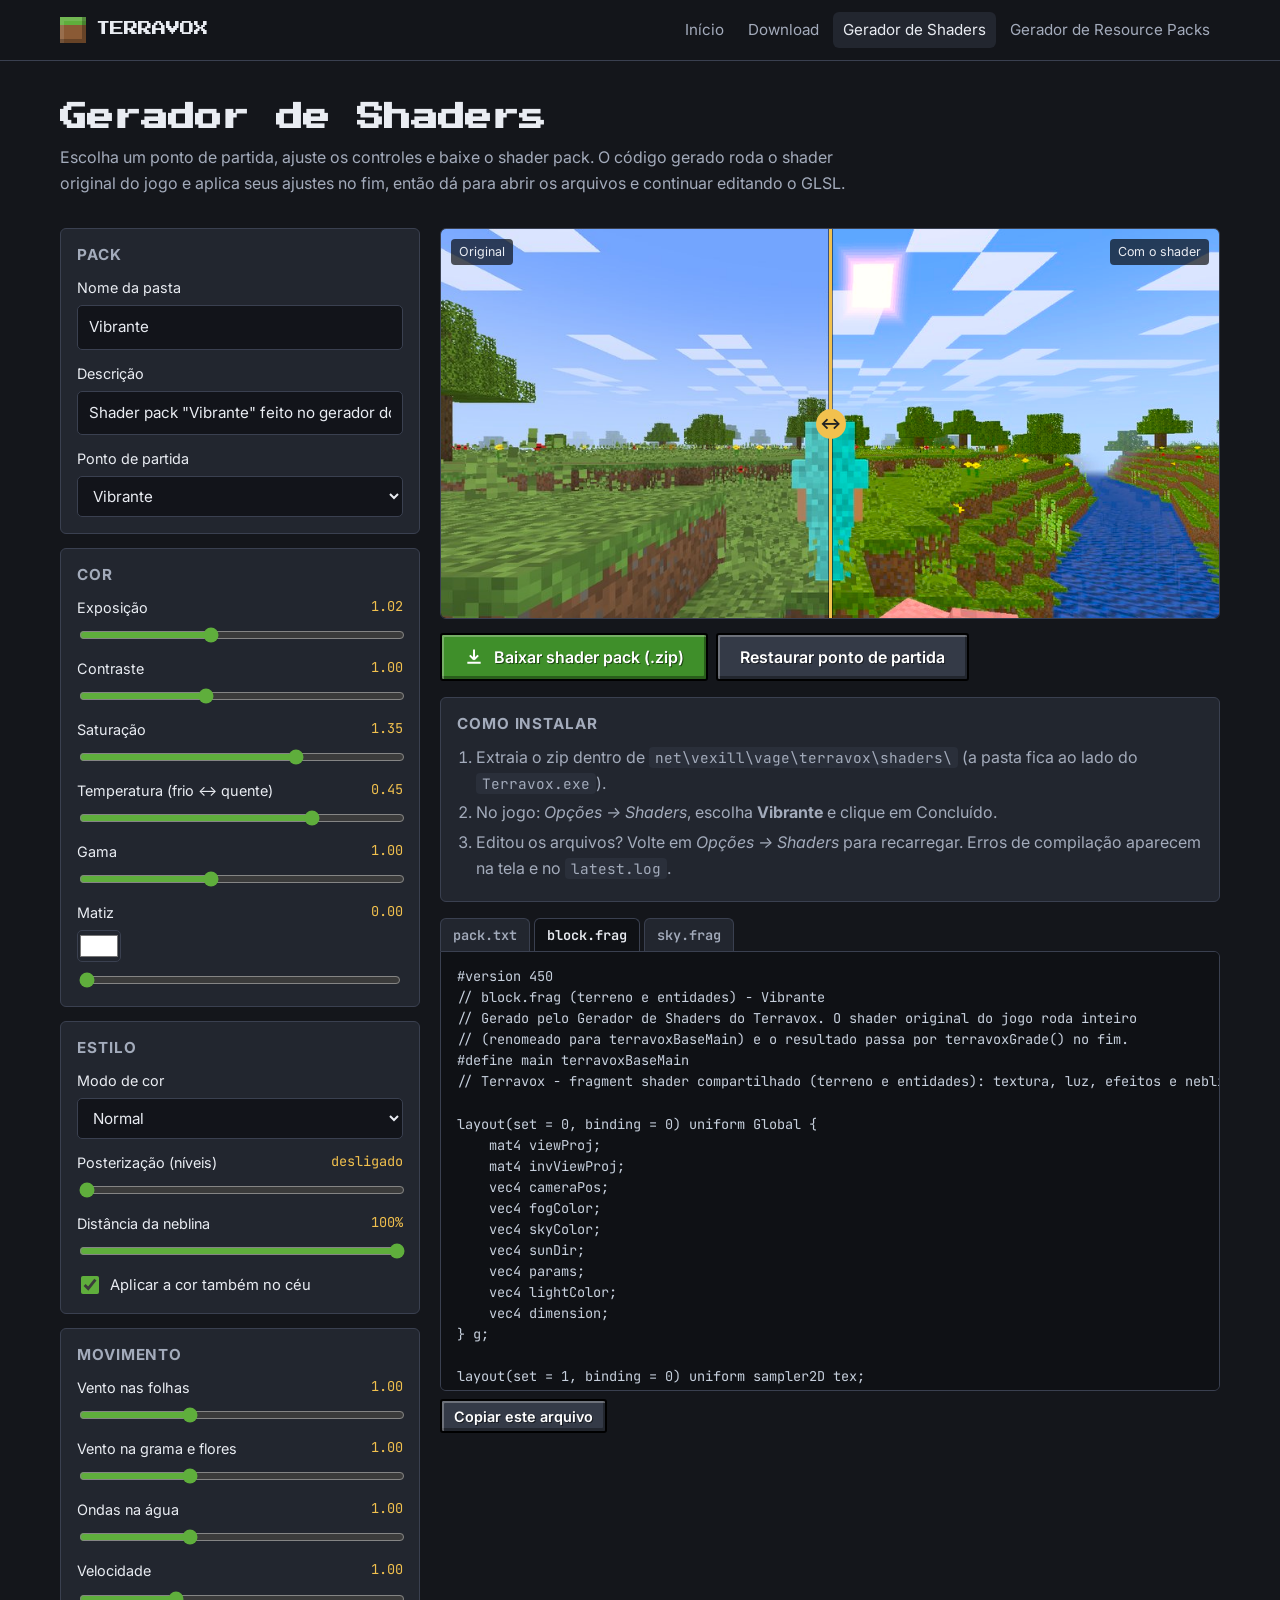
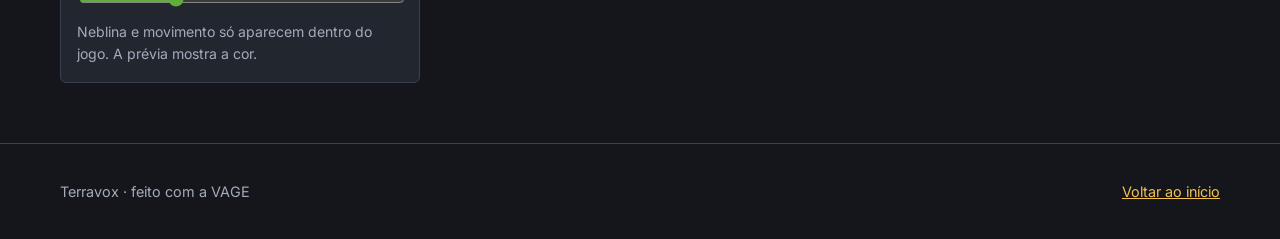
<file: shaders.html>
<!doctype html>
<html lang="pt-BR">
<head>
<meta charset="utf-8">
<meta name="viewport" content="width=device-width, initial-scale=1">
<title>Gerador de Shaders — Terravox</title>
<meta name="description" content="Crie um shader pack para o Terravox: cor, contraste, neblina, vento e ondas, com prévia ao vivo e código GLSL pronto.">
<link rel="preconnect" href="https://fonts.googleapis.com">
<link rel="preconnect" href="https://fonts.gstatic.com" crossorigin>
<link href="https://fonts.googleapis.com/css2?family=Inter:wght@400;600;700&family=JetBrains+Mono:wght@400;600&family=Press+Start+2P&display=swap" rel="stylesheet">
<link rel="stylesheet" href="css/style.css">
<link rel="icon" href="data:image/svg+xml,%3Csvg xmlns='http://www.w3.org/2000/svg' viewBox='0 0 16 16'%3E%3Crect width='16' height='5' fill='%235fae3c'/%3E%3Crect y='5' width='16' height='11' fill='%238a5a35'/%3E%3C/svg%3E">
</head>
<body>
<nav class="nav" aria-label="Principal">
    <div class="wrap">
        <a class="brand" href="index.html"><span class="brand-cube" aria-hidden="true"></span>TERRAVOX</a>
        <div class="nav-links">
            <a href="index.html">Início</a>
            <a href="index.html#download">Download</a>
            <a href="shaders.html" class="active" aria-current="page">Gerador de Shaders</a>
            <a href="resourcepacks.html">Gerador de Resource Packs</a>
        </div>
    </div>
</nav>

<main class="wrap">
    <div class="tool-head">
        <h1>Gerador de Shaders</h1>
        <p>Escolha um ponto de partida, ajuste os controles e baixe o shader pack. O código gerado roda o shader original
            do jogo e aplica seus ajustes no fim, então dá para abrir os arquivos e continuar editando o GLSL.</p>
    </div>

    <div class="tool preview-first">
        <form class="side" id="form" autocomplete="off" onsubmit="return false">
            <div class="panel">
                <h3>Pack</h3>
                <div class="field"><label for="name">Nome da pasta</label><input type="text" id="name" maxlength="40"></div>
                <div class="field"><label for="description">Descrição</label><input type="text" id="description" maxlength="120"></div>
                <div class="field"><label for="preset">Ponto de partida</label><select id="preset"></select></div>
            </div>

            <div class="panel">
                <h3>Cor</h3>
                <div class="field"><label for="exposure">Exposição <output for="exposure"></output></label><input type="range" id="exposure" min="0.5" max="1.8" step="0.01"></div>
                <div class="field"><label for="contrast">Contraste <output for="contrast"></output></label><input type="range" id="contrast" min="0.5" max="1.8" step="0.01"></div>
                <div class="field"><label for="saturation">Saturação <output for="saturation"></output></label><input type="range" id="saturation" min="0" max="2" step="0.01"></div>
                <div class="field"><label for="temperature">Temperatura (frio ↔ quente) <output for="temperature"></output></label><input type="range" id="temperature" min="-1" max="1" step="0.01"></div>
                <div class="field"><label for="gamma">Gama <output for="gamma"></output></label><input type="range" id="gamma" min="0.6" max="1.6" step="0.01"></div>
                <div class="field">
                    <label for="tintStrength">Matiz <output for="tintStrength"></output></label>
                    <div class="row"><input type="color" id="tint" aria-label="Cor do matiz" style="flex:none"><input type="range" id="tintStrength" min="0" max="1" step="0.01"></div>
                </div>
            </div>

            <div class="panel">
                <h3>Estilo</h3>
                <div class="field"><label for="mode">Modo de cor</label>
                    <select id="mode"><option value="0">Normal</option><option value="1">Preto e branco</option><option value="2">Sépia</option></select></div>
                <div class="field"><label for="posterize">Posterização (níveis) <output for="posterize"></output></label><input type="range" id="posterize" min="0" max="16" step="1"></div>
                <div class="field"><label for="fog">Distância da neblina <output for="fog"></output></label><input type="range" id="fog" min="0.3" max="1" step="0.01"></div>
                <label class="check"><input type="checkbox" id="sky"> Aplicar a cor também no céu</label>
            </div>

            <div class="panel">
                <h3>Movimento</h3>
                <div class="field"><label for="leaves">Vento nas folhas <output for="leaves"></output></label><input type="range" id="leaves" min="0" max="3" step="0.05"></div>
                <div class="field"><label for="plants">Vento na grama e flores <output for="plants"></output></label><input type="range" id="plants" min="0" max="3" step="0.05"></div>
                <div class="field"><label for="water">Ondas na água <output for="water"></output></label><input type="range" id="water" min="0" max="3" step="0.05"></div>
                <div class="field"><label for="speed">Velocidade <output for="speed"></output></label><input type="range" id="speed" min="0.2" max="3" step="0.05"></div>
                <p class="note" style="margin:0">Neblina e movimento só aparecem dentro do jogo. A prévia mostra a cor.</p>
            </div>
        </form>

        <div>
            <div class="preview-wrap" id="compare">
                <canvas id="preview" width="960" height="480" aria-label="Prévia do shader: original à esquerda, com o shader à direita"></canvas>
                <span class="tag" style="left:10px">Original</span>
                <span class="tag" style="right:10px">Com o shader</span>
                <div class="compare-handle" id="handle" role="slider" tabindex="0" aria-label="Comparar antes e depois" aria-valuemin="0" aria-valuemax="100" aria-valuenow="50"></div>
            </div>

            <div class="row" style="margin-top:14px">
                <button class="btn primary" id="download" type="button" style="flex:none">
                    <svg viewBox="0 0 24 24" fill="none" stroke="currentColor" stroke-width="2.4" aria-hidden="true"><path d="M12 3v12m0 0-5-5m5 5 5-5M4 19h16"/></svg>
                    Baixar shader pack (.zip)
                </button>
                <button class="btn ghost" id="reset" type="button" style="flex:none">Restaurar ponto de partida</button>
            </div>
            <p class="note" id="warn" hidden></p>

            <div class="panel" style="margin-top:16px">
                <h3>Como instalar</h3>
                <ol class="steps">
                    <li>Extraia o zip dentro de <code>net\vexill\vage\terravox\shaders\</code> (a pasta fica ao lado do <code>Terravox.exe</code>).</li>
                    <li>No jogo: <em>Opções → Shaders</em>, escolha <strong id="installName">Meu Shader</strong> e clique em Concluído.</li>
                    <li>Editou os arquivos? Volte em <em>Opções → Shaders</em> para recarregar. Erros de compilação aparecem na tela e no <code>latest.log</code>.</li>
                </ol>
            </div>

            <div class="tabs" role="tablist" id="tabs"></div>
            <pre class="tree code" id="code" tabindex="0"></pre>
            <div class="row" style="margin-top:8px"><button class="btn small ghost" id="copy" type="button" style="flex:none">Copiar este arquivo</button></div>
        </div>
    </div>
</main>

<footer>
    <div class="wrap">
        <span>Terravox · feito com a VAGE</span>
        <span><a href="index.html">Voltar ao início</a></span>
    </div>
</footer>

<script src="data/shaders.js"></script>
<script src="data/preview.js"></script>
<script src="js/common.js"></script>
<script src="js/shaders.js"></script>
<script>
"use strict";
(() => {
    const $ = (id) => document.getElementById(id);
    const sources = window.TERRAVOX_SHADERS;
    const keys = ["name", "description", "exposure", "contrast", "saturation", "temperature", "gamma", "tint", "tintStrength",
                  "mode", "posterize", "fog", "sky", "leaves", "plants", "water", "speed"];
    const numeric = new Set(["exposure", "contrast", "saturation", "temperature", "gamma", "tintStrength", "mode", "posterize", "fog", "leaves", "plants", "water", "speed"]);
    let state = { ...ShaderGen.DEFAULTS };
    let activeFile = "block.frag";
    let result = null;

    // ---------- Presets
    const presetSel = $("preset");
    for (const name of Object.keys(ShaderGen.PRESETS)) presetSel.add(new Option(name, name));
    function applyPreset(name, keepIdentity) {
        const id = { name: state.name, description: state.description };
        state = { ...ShaderGen.DEFAULTS, ...ShaderGen.PRESETS[name] };
        if (keepIdentity) Object.assign(state, id);
        else if (name !== "Padrão") {
            state.name = name.normalize("NFD").replace(/[̀-ͯ]/g, "").replace(/\s+/g, "-");
            state.description = "Shader pack \"" + name + "\" feito no gerador do site do Terravox.";
        }
        fillForm();
        update();
    }

    function fillForm() {
        for (const k of keys) {
            const el = $(k);
            if (el.type === "checkbox") el.checked = !!state[k];
            else el.value = state[k];
        }
        showOutputs();
    }
    function showOutputs() {
        document.querySelectorAll("output").forEach((o) => {
            const k = o.htmlFor.value;
            const v = Number(state[k]);
            o.textContent = k === "posterize" ? (v ? v : "desligado") : k === "fog" ? Math.round(v * 100) + "%" : v.toFixed(2);
        });
    }

    $("form").addEventListener("input", (e) => {
        const el = e.target;
        if (!el.id || el.id === "preset") return;
        state[el.id] = el.type === "checkbox" ? el.checked : numeric.has(el.id) ? Number(el.value) : el.value;
        showOutputs();
        update();
    });
    presetSel.addEventListener("change", () => applyPreset(presetSel.value, false));
    $("reset").addEventListener("click", () => applyPreset(presetSel.value, true));

    // ---------- Previa (antes/depois)
    const canvas = $("preview"), ctx = canvas.getContext("2d", { willReadFrequently: true });
    let original = null;
    let split = 0.5;
    const img = new Image();
    img.onload = () => {
        ctx.drawImage(img, 0, 0, canvas.width, canvas.height);
        original = ctx.getImageData(0, 0, canvas.width, canvas.height);
        drawPreview();
    };
    img.src = window.TERRAVOX_PREVIEW;

    let pending = 0;
    function drawPreview() {
        if (!original) return;
        cancelAnimationFrame(pending);
        pending = requestAnimationFrame(() => {
            const grade = ShaderGen.makeGrader(state);
            const out = ctx.createImageData(original.width, original.height);
            const src = original.data, dst = out.data;
            const cut = Math.round(split * original.width);
            // cache por cor: capturas tem muitas cores repetidas
            const cache = new Map();
            for (let y = 0; y < original.height; y++) {
                for (let x = 0; x < original.width; x++) {
                    const i = (y * original.width + x) * 4;
                    dst[i + 3] = 255;
                    if (x < cut) {
                        dst[i] = src[i]; dst[i + 1] = src[i + 1]; dst[i + 2] = src[i + 2];
                        continue;
                    }
                    const key = (src[i] << 16) | (src[i + 1] << 8) | src[i + 2];
                    let c = cache.get(key);
                    if (c === undefined) {
                        const g = grade(src[i], src[i + 1], src[i + 2]);
                        c = (g[0] << 16) | (g[1] << 8) | g[2];
                        cache.set(key, c);
                    }
                    dst[i] = c >> 16; dst[i + 1] = (c >> 8) & 255; dst[i + 2] = c & 255;
                }
            }
            ctx.putImageData(out, 0, 0);
            $("handle").style.left = `calc(${split * 100}% - 1px)`;
            $("handle").setAttribute("aria-valuenow", Math.round(split * 100));
        });
    }

    const compare = $("compare");
    let dragging = false;
    const setSplit = (clientX) => {
        const r = compare.getBoundingClientRect();
        split = Math.min(1, Math.max(0, (clientX - r.left) / r.width));
        drawPreview();
    };
    compare.addEventListener("pointerdown", (e) => { dragging = true; compare.setPointerCapture(e.pointerId); setSplit(e.clientX); });
    compare.addEventListener("pointermove", (e) => dragging && setSplit(e.clientX));
    compare.addEventListener("pointerup", () => (dragging = false));
    $("handle").addEventListener("keydown", (e) => {
        if (e.key === "ArrowLeft" || e.key === "ArrowRight") {
            split = Math.min(1, Math.max(0, split + (e.key === "ArrowLeft" ? -0.05 : 0.05)));
            drawPreview();
            e.preventDefault();
        }
    });

    // ---------- Codigo gerado
    function folder() { return Terravox.folderName(state.name, "Meu-Shader"); }

    function update() {
        result = ShaderGen.generate({ ...state, name: folder() }, sources);
        $("installName").textContent = folder();
        const tabs = $("tabs");
        tabs.textContent = "";
        const names = Object.keys(result.files);
        if (!names.includes(activeFile)) activeFile = "block.frag";
        for (const n of names) {
            const b = document.createElement("button");
            b.type = "button";
            b.role = "tab";
            b.textContent = n;
            b.className = n === activeFile ? "active" : "";
            b.setAttribute("aria-selected", n === activeFile);
            b.onclick = () => { activeFile = n; update(); };
            tabs.appendChild(b);
        }
        $("code").textContent = result.files[activeFile];
        const warn = $("warn");
        warn.hidden = !result.warn.length;
        warn.textContent = result.warn.join(" ");
        drawPreview();
    }

    $("copy").addEventListener("click", () => Terravox.copy(result.files[activeFile]));
    $("download").addEventListener("click", () => {
        const dir = folder();
        const files = Object.entries(result.files).map(([n, t]) => ({ name: dir + "/" + n, data: t }));
        Terravox.download(Terravox.makeZip(files), dir + ".zip");
        Terravox.toast("Shader pack \"" + dir + "\" baixado!");
    });

    presetSel.value = "Vibrante";
    applyPreset("Vibrante", false);
})();
</script>
</body>
</html>
</file>
<file: css/style.css>
/* Terravox - site. Visual inspirado nos blocos do jogo: escuro, bordas "pixeladas" e botoes de pedra. */
:root {
    --bg: #14161b;
    --bg-2: #1b1e25;
    --panel: #22262f;
    --panel-2: #2a2f3a;
    --line: #3a4050;
    --text: #e9ecf2;
    --muted: #a3abbb;
    --grass: #5fae3c;
    --grass-dark: #3d7a24;
    --dirt: #8a5a35;
    --accent: #f2c14e;
    --danger: #e0533d;
    --radius: 6px;
    --pixel: "Press Start 2P", ui-monospace, monospace;
    --sans: "Inter", system-ui, -apple-system, "Segoe UI", Roboto, sans-serif;
    --mono: "JetBrains Mono", ui-monospace, Consolas, monospace;
    color-scheme: dark;
}

* { box-sizing: border-box; }
html { scroll-behavior: smooth; }
body {
    margin: 0;
    background: var(--bg);
    color: var(--text);
    font: 16px/1.6 var(--sans);
    -webkit-font-smoothing: antialiased;
}
img { max-width: 100%; display: block; }
a { color: var(--accent); }
code, pre, kbd { font-family: var(--mono); }
code { background: var(--panel-2); padding: 1px 6px; border-radius: 4px; font-size: .9em; overflow-wrap: anywhere; }
kbd {
    display: inline-block; min-width: 1.8em; padding: 1px 7px; text-align: center;
    background: var(--panel-2); border: 1px solid var(--line); border-bottom-width: 3px; border-radius: 5px;
    font-size: .85em;
}
h1, h2, h3 { line-height: 1.25; }
h2 { font-family: var(--pixel); font-size: clamp(1rem, 2.6vw, 1.45rem); letter-spacing: .02em; margin: 0 0 .6em; }
h3 { font-size: 1.1rem; margin: 0 0 .4em; }
.wrap { width: min(1160px, 100% - 32px); margin-inline: auto; }
.muted { color: var(--muted); }
.pixelated { image-rendering: pixelated; }

/* ---------- Navegacao */
.nav {
    position: sticky; top: 0; z-index: 20;
    background: rgba(20, 22, 27, .86); backdrop-filter: blur(10px);
    border-bottom: 1px solid var(--line);
}
.nav .wrap { display: flex; align-items: center; gap: 20px; height: 60px; }
.brand { display: flex; align-items: center; gap: 10px; color: var(--text); text-decoration: none; font-family: var(--pixel); font-size: .9rem; }
.brand-cube {
    width: 26px; height: 26px; flex: none;
    background: linear-gradient(var(--grass) 0 32%, var(--dirt) 32%);
    box-shadow: inset -4px -4px 0 rgba(0,0,0,.25), inset 4px 4px 0 rgba(255,255,255,.12);
}
.nav-links { display: flex; gap: 4px; margin-left: auto; flex-wrap: wrap; }
.nav-links a { color: var(--muted); text-decoration: none; padding: 6px 10px; border-radius: var(--radius); font-size: .95rem; }
.nav-links a:hover, .nav-links a.active { color: var(--text); background: var(--panel); }
@media (max-width: 720px) {
    .nav .wrap { height: auto; padding: 10px 0; flex-wrap: wrap; gap: 8px; }
    .nav-links { margin-left: 0; width: 100%; overflow-x: auto; flex-wrap: nowrap; }
    .nav-links a { white-space: nowrap; }
}

/* ---------- Botoes estilo "pedra" */
.btn {
    --b: #6f6f6f;
    display: inline-flex; align-items: center; justify-content: center; gap: 10px;
    padding: 12px 22px; min-height: 44px;
    color: #fff; text-decoration: none; font: 600 1rem var(--sans); cursor: pointer;
    background: var(--b);
    border: 2px solid #000; border-radius: 3px;
    box-shadow: inset 2px 2px 0 rgba(255,255,255,.28), inset -2px -3px 0 rgba(0,0,0,.35);
    text-shadow: 1px 1px 0 rgba(0,0,0,.5);
    transition: filter .12s, transform .12s;
}
.btn:hover { filter: brightness(1.15); }
.btn:active { transform: translateY(1px); }
.btn:focus-visible { outline: 3px solid var(--accent); outline-offset: 2px; }
.btn.primary { --b: #3f8f2a; }
.btn.gold { --b: #b8862b; }
.btn.small { padding: 6px 12px; min-height: 34px; font-size: .9rem; }
.btn.ghost { --b: #343a47; }
.btn[disabled] { filter: grayscale(1) brightness(.7); cursor: not-allowed; }
.btn svg { width: 20px; height: 20px; flex: none; }

/* ---------- Hero */
.hero {
    position: relative; overflow: hidden;
    min-height: min(78vh, 720px);
    display: grid; align-items: center;
    background: #0b0d10;
}
.hero-bg {
    position: absolute; inset: -4% -4%;
    background: url("../img/paisagem.jpg") center/cover;
    animation: pan 60s linear infinite alternate;
    filter: saturate(1.05);
}
.hero::after {
    content: ""; position: absolute; inset: 0;
    background: linear-gradient(180deg, rgba(10,12,16,.35), rgba(10,12,16,.55) 55%, var(--bg));
}
@keyframes pan { from { transform: translateX(-2%) scale(1.04); } to { transform: translateX(2%) scale(1.04); } }
@media (prefers-reduced-motion: reduce) { .hero-bg { animation: none; } }
.hero .wrap { position: relative; z-index: 1; padding: 80px 0 60px; text-align: center; }
.logo {
    font-family: var(--pixel); font-size: clamp(2.2rem, 9vw, 5.4rem); margin: 0;
    color: #e8e8e8; letter-spacing: .04em;
    text-shadow: 4px 4px 0 #3b3b3b, 8px 8px 0 rgba(0,0,0,.35);
}
.splash {
    display: inline-block; margin: 6px 0 22px; font-family: var(--pixel); font-size: clamp(.6rem, 2vw, .85rem);
    color: #ffff55; text-shadow: 2px 2px 0 #3f3f15; transform: rotate(-8deg); animation: pulse .8s ease-in-out infinite alternate;
}
@keyframes pulse { to { transform: rotate(-8deg) scale(1.08); } }
.hero p.lead { font-size: clamp(1.05rem, 2.4vw, 1.3rem); max-width: 720px; margin: 0 auto 28px; text-shadow: 0 2px 8px rgba(0,0,0,.6); }
.hero-actions { display: flex; gap: 12px; justify-content: center; flex-wrap: wrap; }
.release-info { margin-top: 14px; font-size: .9rem; color: #cfd5e0; text-shadow: 0 1px 4px #000; }

/* ---------- Secoes */
section { padding: 72px 0; }
section.alt { background: var(--bg-2); border-block: 1px solid var(--line); }
.section-head { max-width: 760px; margin-bottom: 32px; }
.section-head p { color: var(--muted); margin: 0; }

.grid { display: grid; gap: 16px; }
.grid.cols-3 { grid-template-columns: repeat(auto-fit, minmax(min(300px, 100%), 1fr)); }
.grid.cols-2 { grid-template-columns: repeat(auto-fit, minmax(min(320px, 100%), 1fr)); }
.card {
    background: var(--panel); border: 1px solid var(--line); border-radius: var(--radius);
    padding: 20px; box-shadow: 0 1px 0 rgba(255,255,255,.04) inset;
}
.card p { margin: 0; color: var(--muted); }
.card .icon {
    width: 40px; height: 40px; margin-bottom: 12px; border-radius: 4px;
    display: grid; place-items: center; font-size: 1.3rem;
    background: var(--panel-2); border: 1px solid var(--line);
}

/* ---------- Galeria */
.gallery { display: grid; gap: 12px; grid-template-columns: repeat(auto-fit, minmax(min(320px, 100%), 1fr)); }
.gallery figure { margin: 0; position: relative; border-radius: var(--radius); overflow: hidden; border: 1px solid var(--line); background: #000; }
.gallery img { width: 100%; aspect-ratio: 16/9; object-fit: cover; transition: transform .35s; cursor: zoom-in; }
.gallery figure:hover img { transform: scale(1.04); }
.gallery figcaption {
    position: absolute; left: 0; right: 0; bottom: 0; padding: 18px 12px 8px; font-size: .9rem;
    background: linear-gradient(transparent, rgba(0,0,0,.8));
}
.lightbox { position: fixed; inset: 0; z-index: 50; background: rgba(0,0,0,.88); display: none; place-items: center; padding: 16px; cursor: zoom-out; }
.lightbox.open { display: grid; }
.lightbox img { max-height: 90vh; border-radius: var(--radius); }

/* ---------- Download */
.download-box {
    display: grid; grid-template-columns: 1.2fr 1fr; gap: 24px; align-items: center;
    background: linear-gradient(135deg, #22301f, var(--panel)); border: 1px solid #3c5532; border-radius: 10px; padding: 28px;
}
@media (max-width: 820px) { .download-box { grid-template-columns: 1fr; } }
.download-box ul, .steps { margin: 0; padding-left: 1.2em; color: var(--muted); }
.download-box li, .steps li { margin: 4px 0; }
.download-box .btn { width: 100%; font-size: 1.1rem; }
.note { font-size: .88rem; color: var(--muted); margin-top: 10px; }
.tree {
    background: #0f1115; border: 1px solid var(--line); border-radius: var(--radius); padding: 14px 16px;
    font: .85rem/1.55 var(--mono); color: #c7d0dd; overflow-x: auto; white-space: pre; margin: 0;
}

/* ---------- Tabelas */
table { width: 100%; border-collapse: collapse; font-size: .95rem; }
th, td { text-align: left; padding: 9px 12px; border-bottom: 1px solid var(--line); vertical-align: top; }
th { color: var(--muted); font-weight: 600; }
.table-wrap { overflow-x: auto; background: var(--panel); border: 1px solid var(--line); border-radius: var(--radius); }

/* ---------- Rodape */
footer { padding: 36px 0; border-top: 1px solid var(--line); color: var(--muted); font-size: .9rem; }
footer .wrap { display: flex; flex-wrap: wrap; gap: 12px; justify-content: space-between; }

/* ---------- Ferramentas (geradores) */
.tool-head { padding: 40px 0 8px; }
.tool-head h1 { font-family: var(--pixel); font-size: clamp(1.1rem, 3.4vw, 1.7rem); margin: 0 0 10px; }
.tool-head p { color: var(--muted); max-width: 820px; margin: 0; }
.tool { display: grid; grid-template-columns: 360px minmax(0, 1fr); gap: 20px; padding: 24px 0 60px; align-items: start; }
.tool > *, .side > *, .download-box > * { min-width: 0; }
@media (max-width: 960px) { .tool { grid-template-columns: 1fr; } .tool.preview-first > .side { order: 2; } }
.side { display: grid; gap: 14px; }
.panel { background: var(--panel); border: 1px solid var(--line); border-radius: var(--radius); padding: 16px; }
.panel h3 { font-size: .95rem; text-transform: uppercase; letter-spacing: .06em; color: var(--muted); margin-bottom: 12px; }
.field { display: grid; gap: 6px; margin-bottom: 12px; }
.field:last-child { margin-bottom: 0; }
.field label, .label { font-size: .9rem; display: flex; justify-content: space-between; gap: 8px; }
.field output { color: var(--accent); font-family: var(--mono); font-size: .85rem; }
input[type="text"], input[type="search"], textarea, select {
    width: 100%; padding: 9px 11px; color: var(--text); font: inherit; font-size: .95rem;
    background: #12141a; border: 1px solid var(--line); border-radius: 5px;
}
input:focus-visible, textarea:focus-visible, select:focus-visible { outline: 2px solid var(--accent); outline-offset: 1px; }
input[type="range"] { width: 100%; accent-color: var(--grass); }
input[type="color"] { width: 44px; height: 32px; padding: 0; border: 1px solid var(--line); border-radius: 5px; background: none; cursor: pointer; }
.row { display: flex; gap: 8px; align-items: center; flex-wrap: wrap; }
.row > * { flex: 1 1 auto; }
.check { display: flex; align-items: center; gap: 8px; font-size: .92rem; cursor: pointer; }
.check input { width: 18px; height: 18px; accent-color: var(--grass); }

.preview-wrap { position: relative; border-radius: var(--radius); overflow: hidden; border: 1px solid var(--line); background: #000; user-select: none; }
.preview-wrap canvas { width: 100%; height: auto; display: block; }
.compare-handle { position: absolute; top: 0; bottom: 0; width: 3px; background: var(--accent); cursor: ew-resize; box-shadow: 0 0 0 1px rgba(0,0,0,.5); }
.compare-handle::after {
    content: "\2194"; position: absolute; top: 50%; left: 50%; transform: translate(-50%, -50%);
    width: 30px; height: 30px; border-radius: 50%; display: grid; place-items: center;
    background: var(--accent); color: #222; font-weight: 700;
}
.tag { position: absolute; top: 10px; padding: 3px 8px; font-size: .78rem; background: rgba(0,0,0,.65); border-radius: 4px; }
.tabs { display: flex; gap: 4px; margin: 16px 0 0; flex-wrap: wrap; }
.tabs button {
    padding: 7px 12px; font: 600 .85rem var(--mono); color: var(--muted); cursor: pointer;
    background: var(--panel); border: 1px solid var(--line); border-bottom: none; border-radius: 6px 6px 0 0;
}
.tabs button.active { color: var(--text); background: #0f1115; }
.code { margin: 0; max-height: 440px; overflow: auto; border-radius: 0 var(--radius) var(--radius) var(--radius); }
.toast {
    position: fixed; left: 50%; bottom: 24px; transform: translateX(-50%) translateY(20px); opacity: 0; z-index: 60;
    background: var(--grass-dark); color: #fff; padding: 10px 16px; border-radius: 6px; transition: .2s; pointer-events: none;
}
.toast.show { opacity: 1; transform: translateX(-50%); }

/* ---------- Resource packs */
.tex-toolbar { display: flex; gap: 8px; flex-wrap: wrap; margin-bottom: 12px; }
.tex-toolbar input[type="search"] { flex: 1 1 200px; width: auto; }
.tex-toolbar select { width: auto; }
.tex-grid { display: grid; grid-template-columns: repeat(auto-fill, minmax(92px, 1fr)); gap: 8px; }
.tex {
    position: relative; display: grid; gap: 4px; justify-items: center; padding: 8px 4px 6px;
    background: var(--panel); border: 1px solid var(--line); border-radius: 5px; cursor: pointer; color: var(--text); font: inherit;
}
.tex:hover { border-color: var(--muted); }
.tex.sel { border-color: var(--accent); box-shadow: 0 0 0 1px var(--accent); }
.tex canvas { width: 48px; height: 48px; image-rendering: pixelated; background: repeating-conic-gradient(#2c2f37 0 25%, #23262d 0 50%) 0 0/12px 12px; object-fit: contain; }
.tex span { font-size: .7rem; color: var(--muted); max-width: 100%; overflow: hidden; text-overflow: ellipsis; white-space: nowrap; }
.tex .dot { position: absolute; top: 5px; right: 5px; width: 9px; height: 9px; border-radius: 50%; background: var(--grass); display: none; }
.tex.mod .dot { display: block; }
.stats { font-size: .88rem; color: var(--muted); margin: 0 0 10px; }

dialog {
    width: min(920px, 100% - 24px); padding: 0; color: var(--text);
    background: var(--bg-2); border: 1px solid var(--line); border-radius: 10px;
}
dialog::backdrop { background: rgba(0,0,0,.7); }
.dlg-head { display: flex; align-items: center; gap: 10px; padding: 12px 16px; border-bottom: 1px solid var(--line); }
.dlg-head h3 { margin: 0; font-family: var(--mono); font-size: .9rem; flex: 1; overflow-wrap: anywhere; }
.dlg-body { display: grid; grid-template-columns: 1fr 230px; gap: 16px; padding: 16px; }
@media (max-width: 760px) { .dlg-body { grid-template-columns: 1fr; } }
.editor-stage {
    display: grid; place-items: center; min-height: 300px; max-height: 70vh; overflow: auto; border-radius: 6px;
    background: repeating-conic-gradient(#2c2f37 0 25%, #23262d 0 50%) 0 0/16px 16px;
}
.editor-stage canvas { image-rendering: pixelated; cursor: crosshair; touch-action: none; }
.tools { display: grid; grid-template-columns: repeat(4, 1fr); gap: 6px; }
.tools button {
    height: 38px; font-size: 1.05rem; cursor: pointer; color: var(--text);
    background: var(--panel); border: 1px solid var(--line); border-radius: 5px;
}
.tools button.active { border-color: var(--accent); background: var(--panel-2); }
.palette { display: grid; grid-template-columns: repeat(8, 1fr); gap: 3px; }
.palette button { aspect-ratio: 1; border: 1px solid rgba(0,0,0,.6); border-radius: 2px; cursor: pointer; padding: 0; }
</file>
